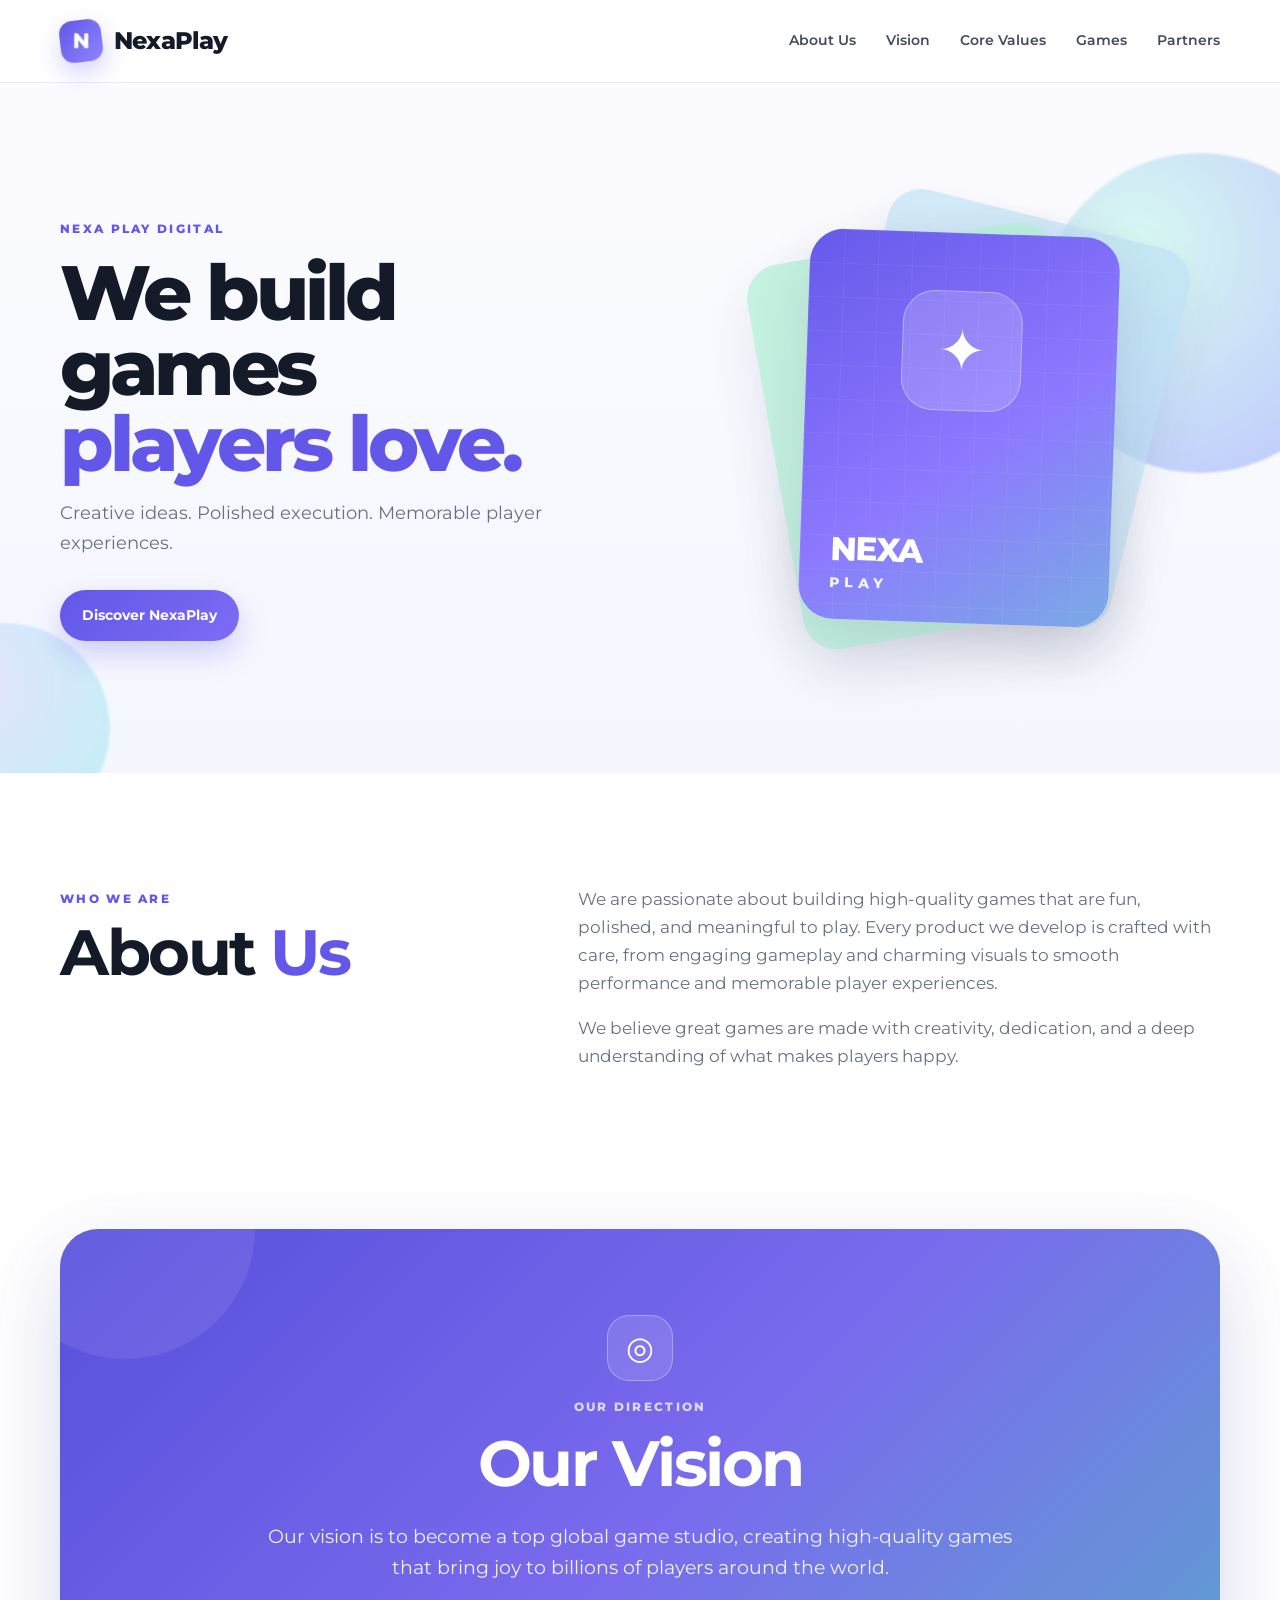
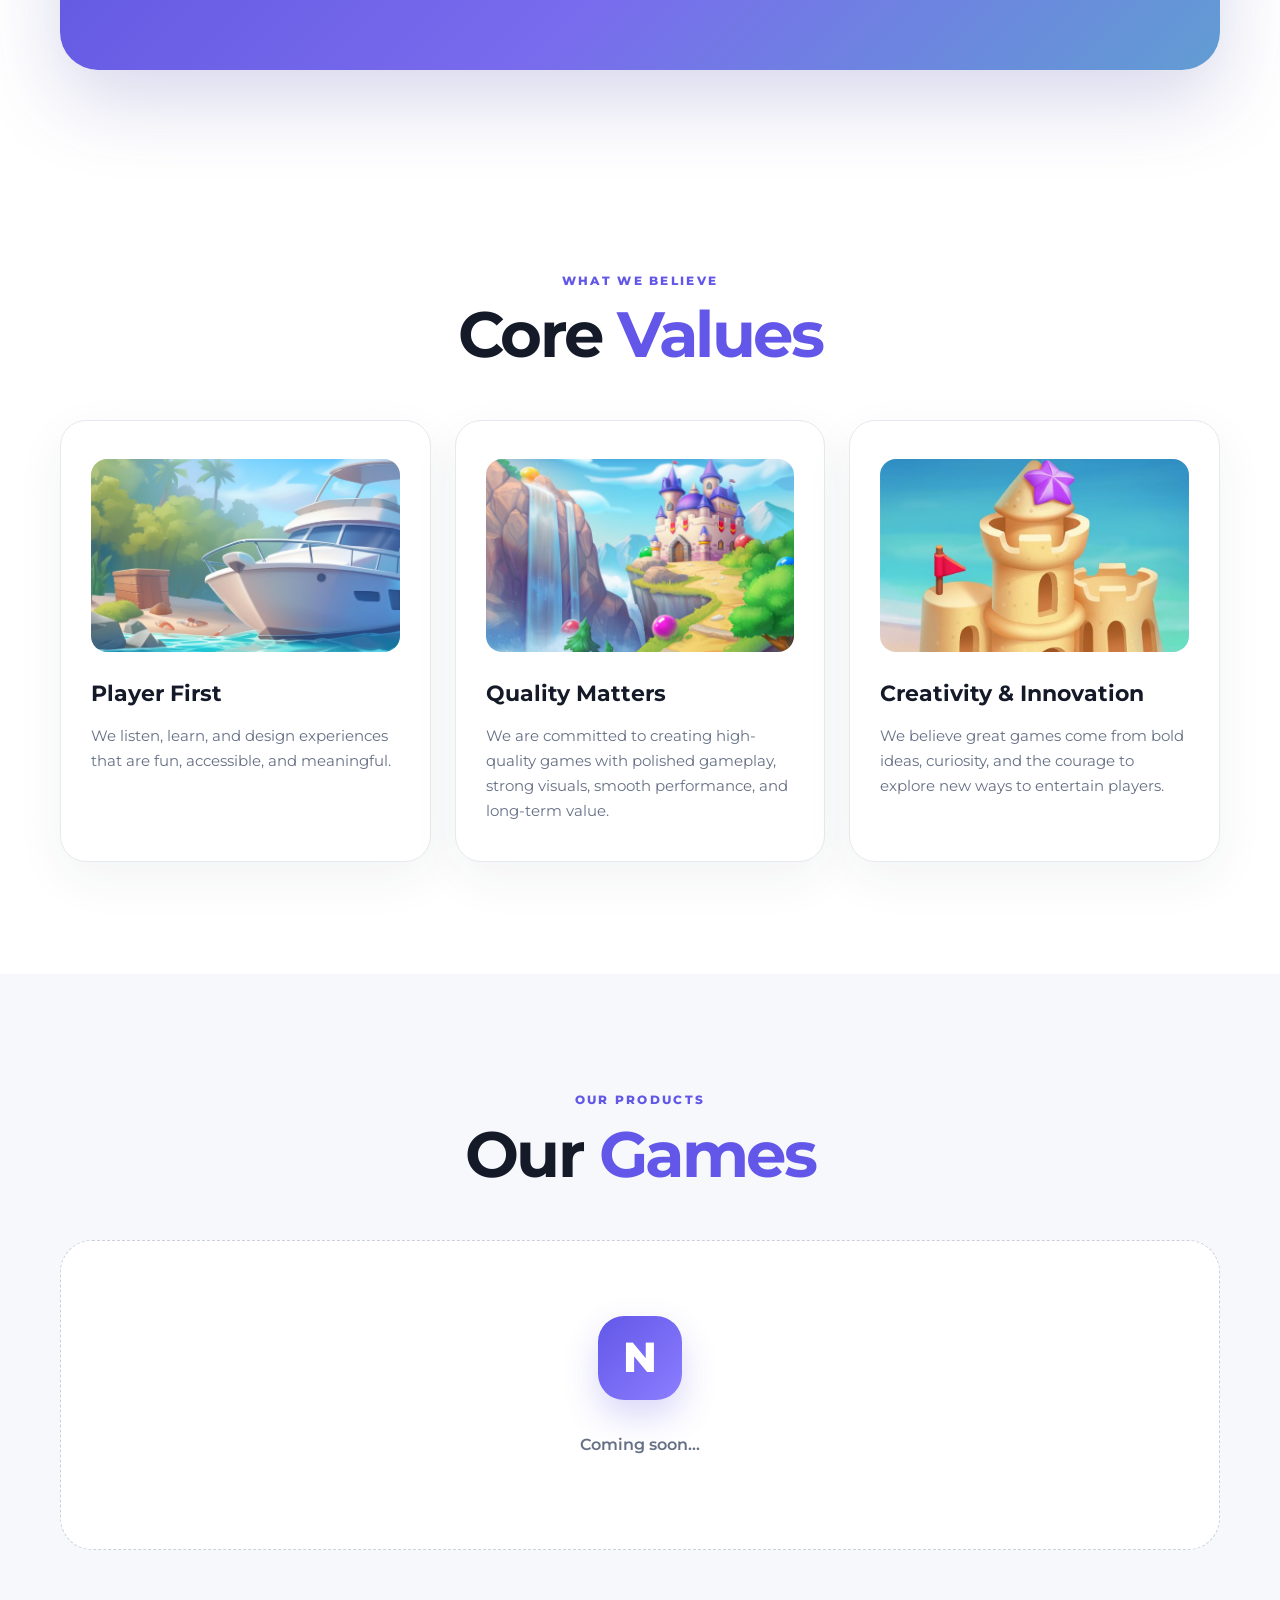
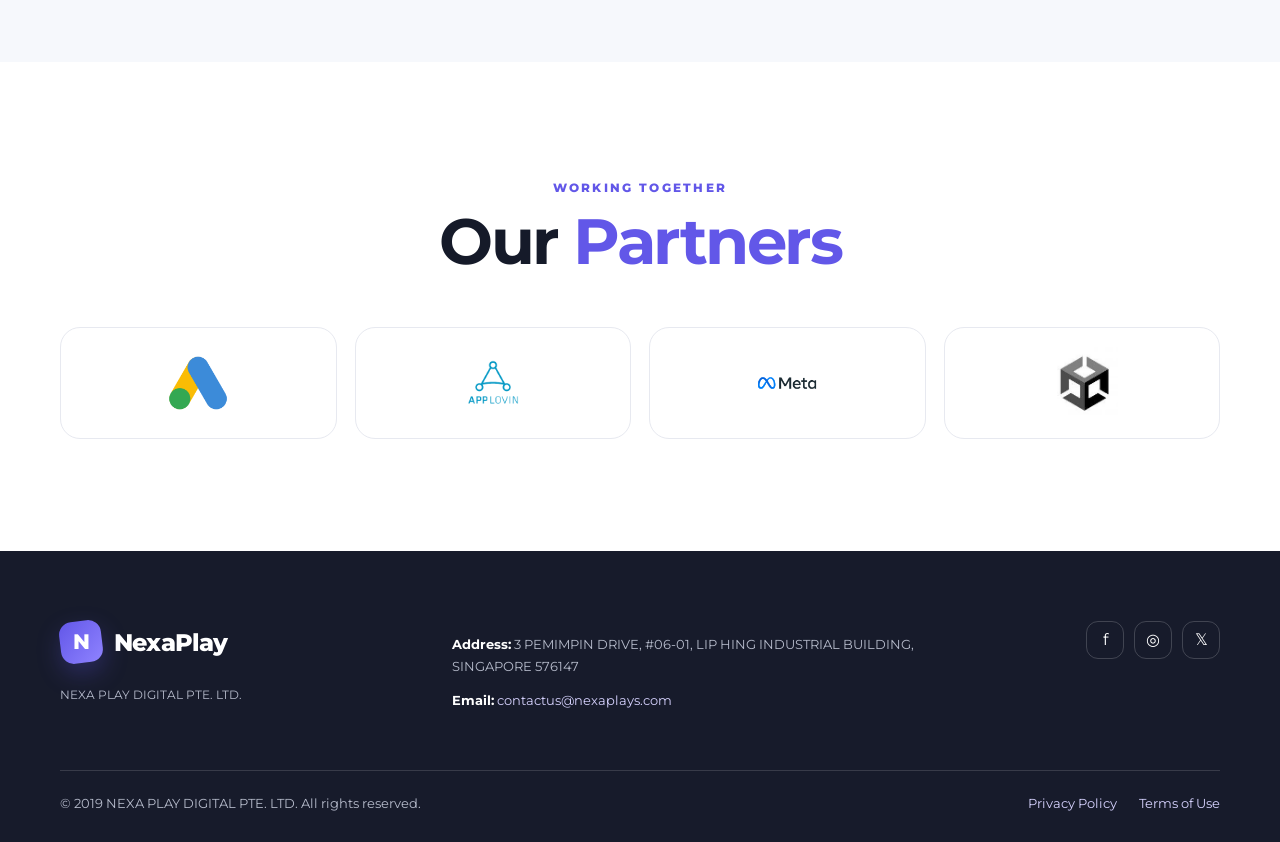
<file: index.html>
<!doctype html>
<html lang="en">
<head>
  <meta charset="utf-8" />
  <meta name="viewport" content="width=device-width, initial-scale=1" />
  <meta name="description" content="NexaPlay - High-quality games crafted with creativity, care and passion." />
  <title>NexaPlay</title>
  <link rel="icon" href="assets/favicon.svg" type="image/svg+xml" />
  <link rel="preconnect" href="https://fonts.googleapis.com">
  <link rel="preconnect" href="https://fonts.gstatic.com" crossorigin>
  <link href="https://fonts.googleapis.com/css2?family=Montserrat:wght@400;500;600;700;800&family=Playfair+Display:wght@700&display=swap" rel="stylesheet">
  <link rel="stylesheet" href="styles.css" />
</head>
<body>
  <header class="site-header" id="top">
    <div class="container nav-wrap">
      <a class="brand" href="#top" aria-label="NexaPlay home">
        <span class="brand-mark" aria-hidden="true"><span>N</span></span>
        <span class="brand-name">NexaPlay</span>
      </a>
      <button class="menu-toggle" type="button" aria-expanded="false" aria-label="Open menu">
        <span></span><span></span><span></span>
      </button>
      <nav class="nav-links" aria-label="Main navigation">
        <a href="#about">About Us</a>
        <a href="#vision">Vision</a>
        <a href="#values">Core Values</a>
        <a href="#games">Games</a>
        <a href="#partners">Partners</a>
      </nav>
    </div>
  </header>

  <main>
    <section class="hero">
      <div class="hero-orb hero-orb-one"></div>
      <div class="hero-orb hero-orb-two"></div>
      <div class="container hero-inner">
        <div class="hero-copy reveal">
          <span class="eyebrow">NEXA PLAY DIGITAL</span>
          <h1>We build games<br><span>players love.</span></h1>
          <p>Creative ideas. Polished execution. Memorable player experiences.</p>
          <a class="primary-btn" href="#about">Discover NexaPlay</a>
        </div>
        <div class="hero-visual reveal" aria-hidden="true">
          <div class="game-card card-back"></div>
          <div class="game-card card-mid"></div>
          <div class="game-card card-main">
            <div class="pixel-grid"></div>
            <div class="controller-icon">✦</div>
            <div class="card-logo">NEXA<span>PLAY</span></div>
          </div>
        </div>
      </div>
    </section>

    <section class="section about" id="about">
      <div class="container split">
        <div class="section-heading reveal">
          <span class="eyebrow">WHO WE ARE</span>
          <h2>About <span>Us</span></h2>
        </div>
        <div class="body-copy reveal">
          <p>We are passionate about building high-quality games that are fun, polished, and meaningful to play. Every product we develop is crafted with care, from engaging gameplay and charming visuals to smooth performance and memorable player experiences.</p>
          <p>We believe great games are made with creativity, dedication, and a deep understanding of what makes players happy.</p>
        </div>
      </div>
    </section>

    <section class="vision" id="vision">
      <div class="container vision-card reveal">
        <div class="vision-icon" aria-hidden="true">◎</div>
        <span class="eyebrow light">OUR DIRECTION</span>
        <h2>Our Vision</h2>
        <p>Our vision is to become a top global game studio, creating high-quality games that bring joy to billions of players around the world.</p>
      </div>
    </section>

    <section class="section values" id="values">
      <div class="container">
        <div class="center-heading reveal">
          <span class="eyebrow">WHAT WE BELIEVE</span>
          <h2>Core <span>Values</span></h2>
        </div>
        <div class="values-grid">
          <article class="value-card reveal">
            <img class="value-image" src="assets/player-first.jpg" alt="A game scene with a yacht beside a tropical island" loading="lazy" />
            <h3>Player First</h3>
            <p>We listen, learn, and design experiences that are fun, accessible, and meaningful.</p>
          </article>
          <article class="value-card reveal">
            <img class="value-image" src="assets/quality-matter.jpg" alt="A colorful game world with a castle and waterfall" loading="lazy" />
            <h3>Quality Matters</h3>
            <p>We are committed to creating high-quality games with polished gameplay, strong visuals, smooth performance, and long-term value.</p>
          </article>
          <article class="value-card reveal">
            <img class="value-image" src="assets/creativity-innovation.jpg" alt="A playful sandcastle topped with a purple star" loading="lazy" />
            <h3>Creativity &amp; Innovation</h3>
            <p>We believe great games come from bold ideas, curiosity, and the courage to explore new ways to entertain players.</p>
          </article>
        </div>
      </div>
    </section>

    <section class="section games" id="games">
      <div class="container">
        <div class="center-heading reveal">
          <span class="eyebrow">OUR PRODUCTS</span>
          <h2>Our <span>Games</span></h2>
        </div>
        <div class="coming-soon reveal">
          <div class="coming-mark">N</div>
          <p>Coming soon...</p>
        </div>
      </div>
    </section>

    <section class="section partners" id="partners">
      <div class="container">
        <div class="center-heading reveal">
          <span class="eyebrow">WORKING TOGETHER</span>
          <h2>Our <span>Partners</span></h2>
        </div>
        <div class="partner-grid reveal">
          <div class="partner-logo"><img src="assets/google-ads.png" alt="Google Ads" loading="lazy" /></div>
          <div class="partner-logo"><img src="assets/applovin.png" alt="AppLovin" loading="lazy" /></div>
          <div class="partner-logo"><img src="assets/meta.png" alt="Meta" loading="lazy" /></div>
          <div class="partner-logo"><img src="assets/unity.jpg" alt="Unity" loading="lazy" /></div>
        </div>
      </div>
    </section>
  </main>

  <footer class="site-footer">
    <div class="container footer-grid">
      <div>
        <a class="brand footer-brand" href="#top">
          <span class="brand-mark"><span>N</span></span>
          <span class="brand-name">NexaPlay</span>
        </a>
        <p class="company-name">NEXA PLAY DIGITAL PTE. LTD.</p>
      </div>
      <div class="footer-contact">
        <p><strong>Address:</strong> 3 PEMIMPIN DRIVE, #06-01, LIP HING INDUSTRIAL BUILDING, SINGAPORE 576147</p>
        <p><strong>Email:</strong> <a href="mailto:contactus@nexaplays.com">contactus@nexaplays.com</a></p>
      </div>
      <div class="socials" aria-label="Social links">
        <a href="#" aria-label="Facebook">f</a>
        <a href="#" aria-label="Instagram">◎</a>
        <a href="#" aria-label="X / Twitter">𝕏</a>
      </div>
    </div>
    <div class="container footer-bottom">
      <span>© 2019 NEXA PLAY DIGITAL PTE. LTD. All rights reserved.</span>
      <nav class="legal-links" aria-label="Legal information">
        <a href="/privacy-policy/">Privacy Policy</a>
        <a href="/teams-of-use/">Terms of Use</a>
      </nav>
    </div>
  </footer>

  <script src="script.js"></script>
</body>
</html>
</file>
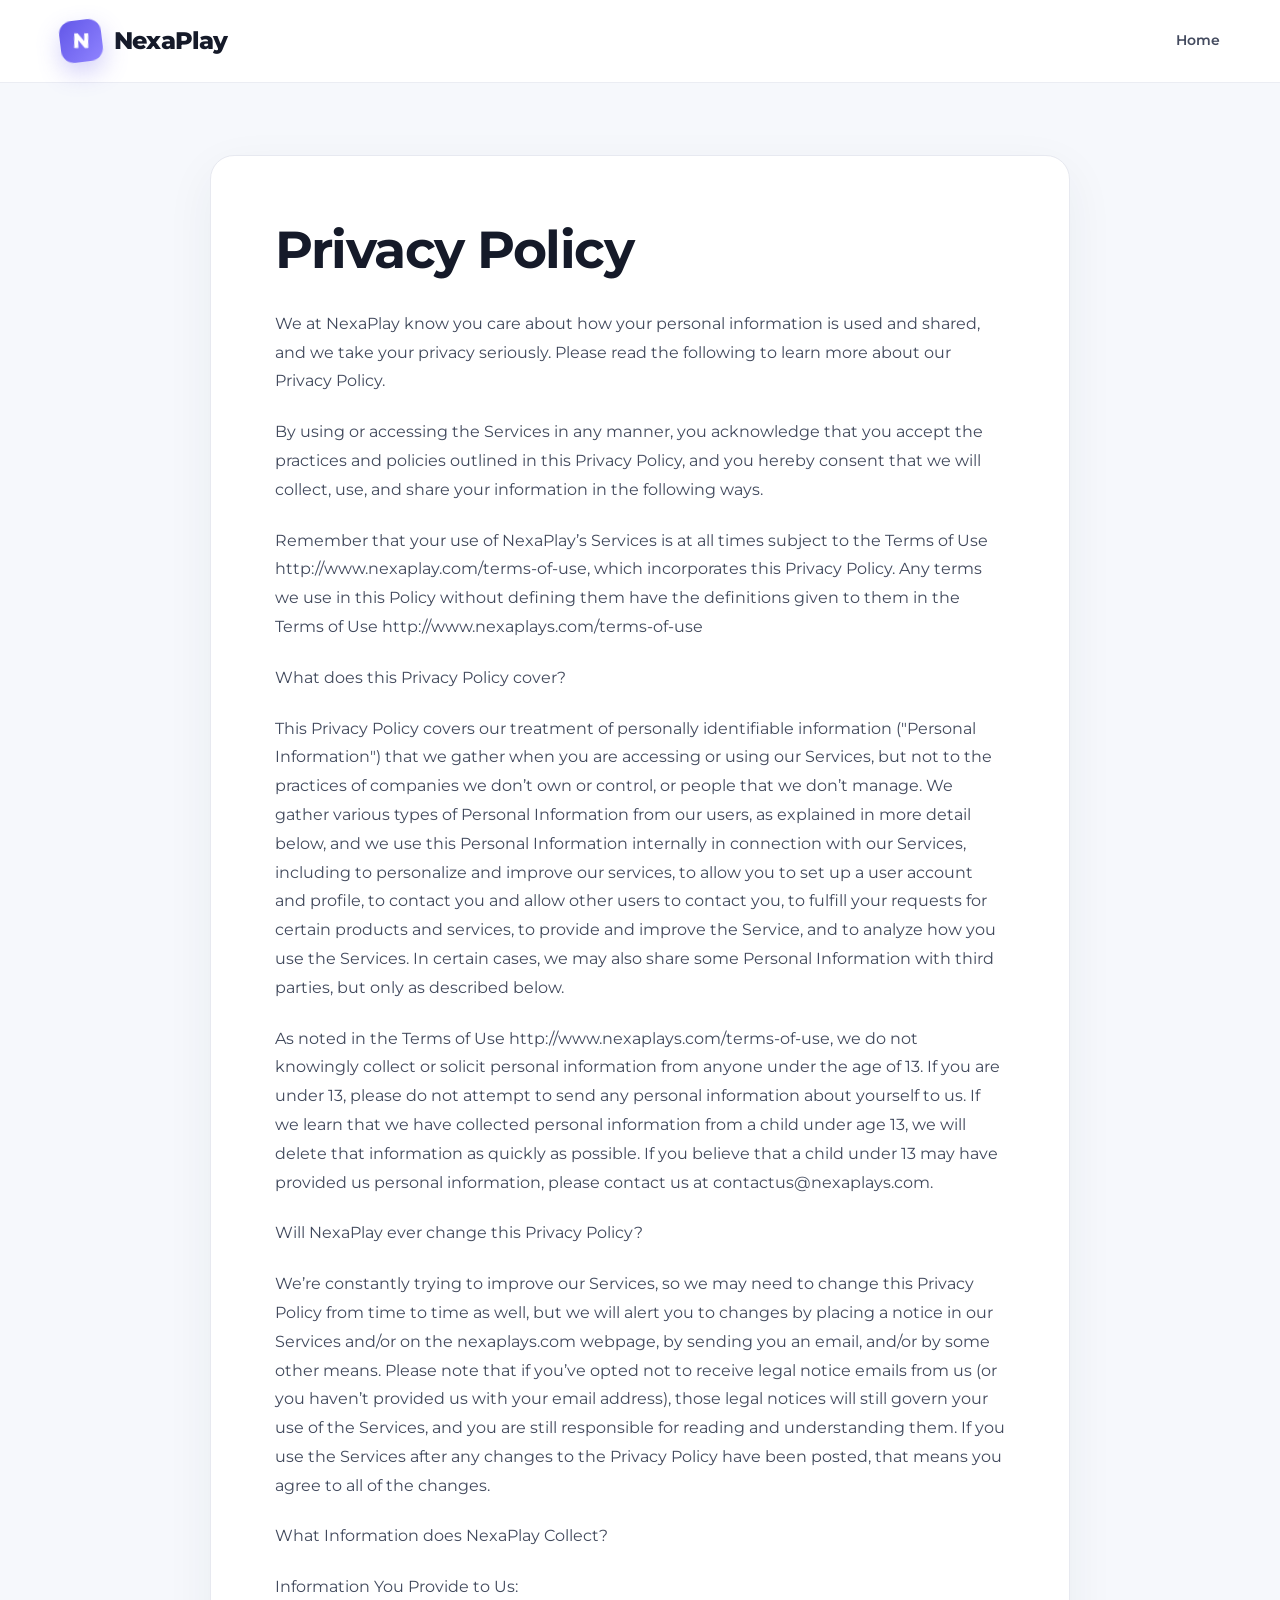
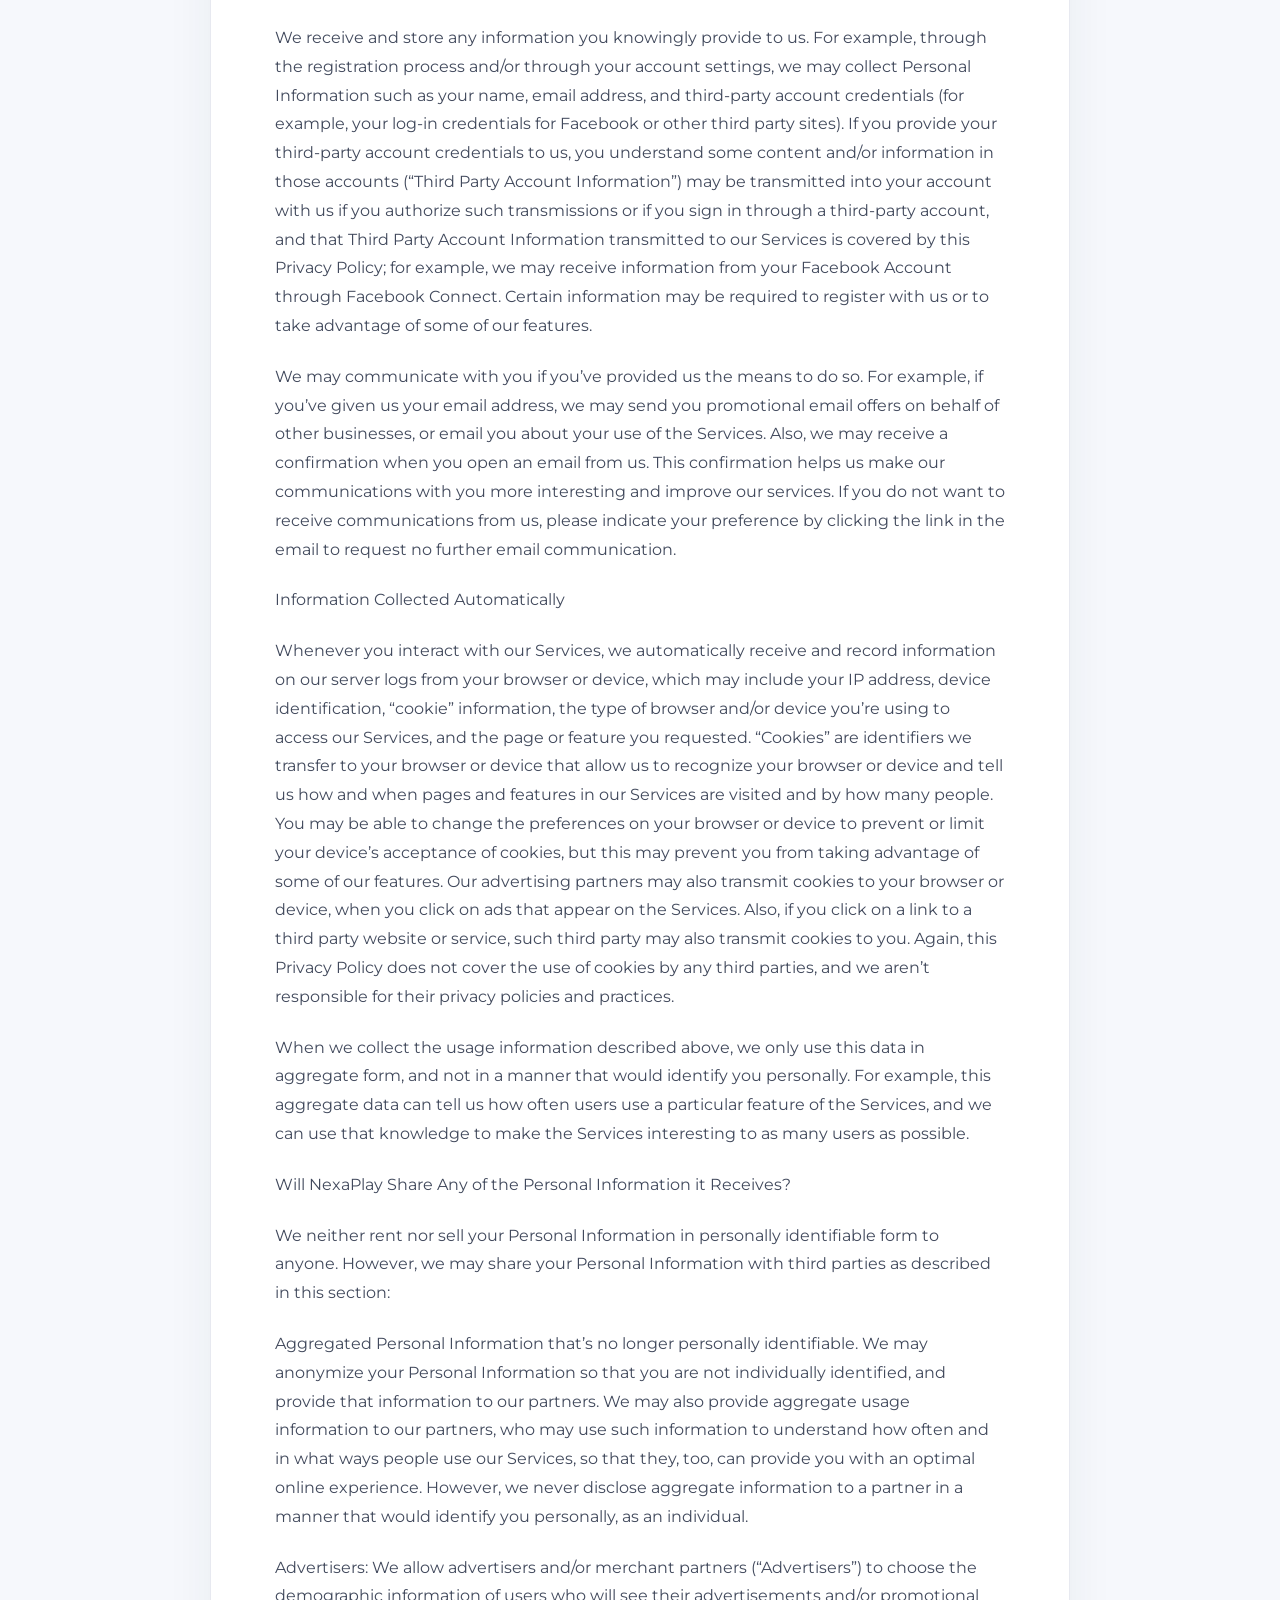
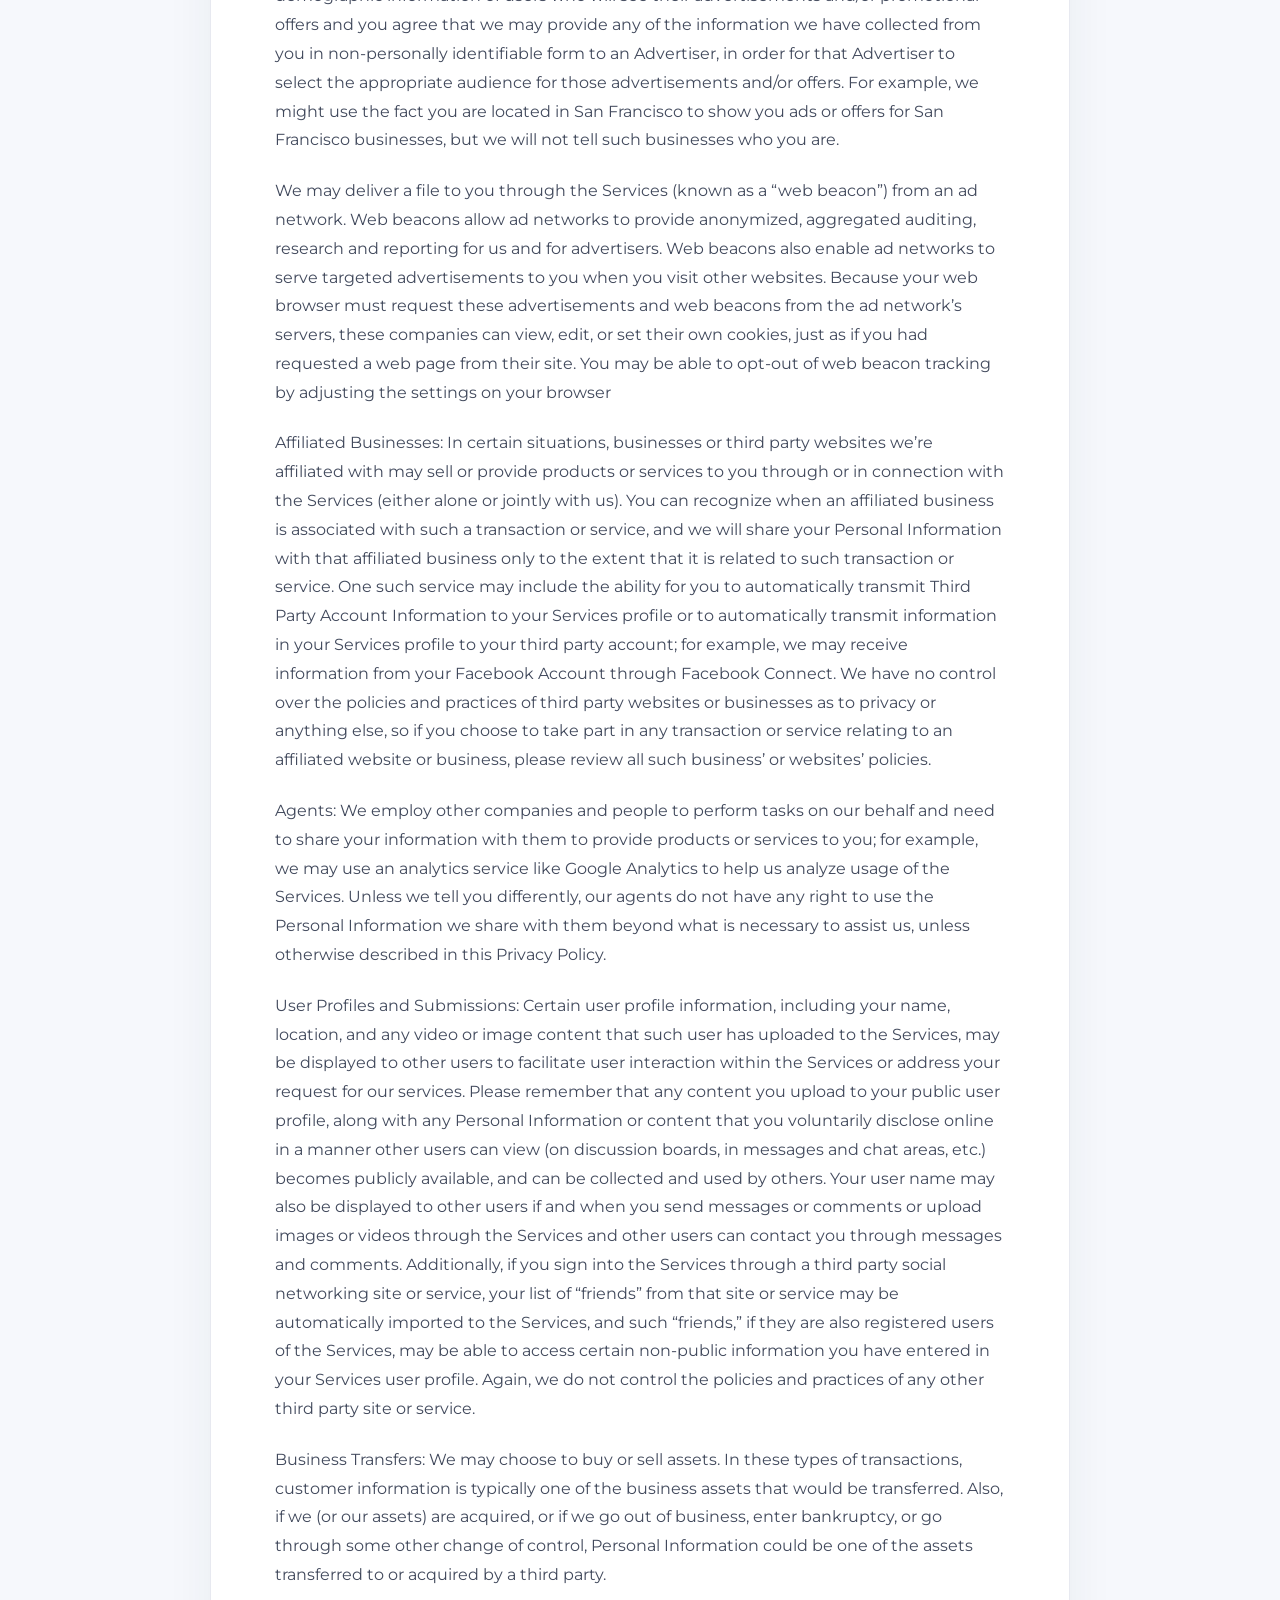
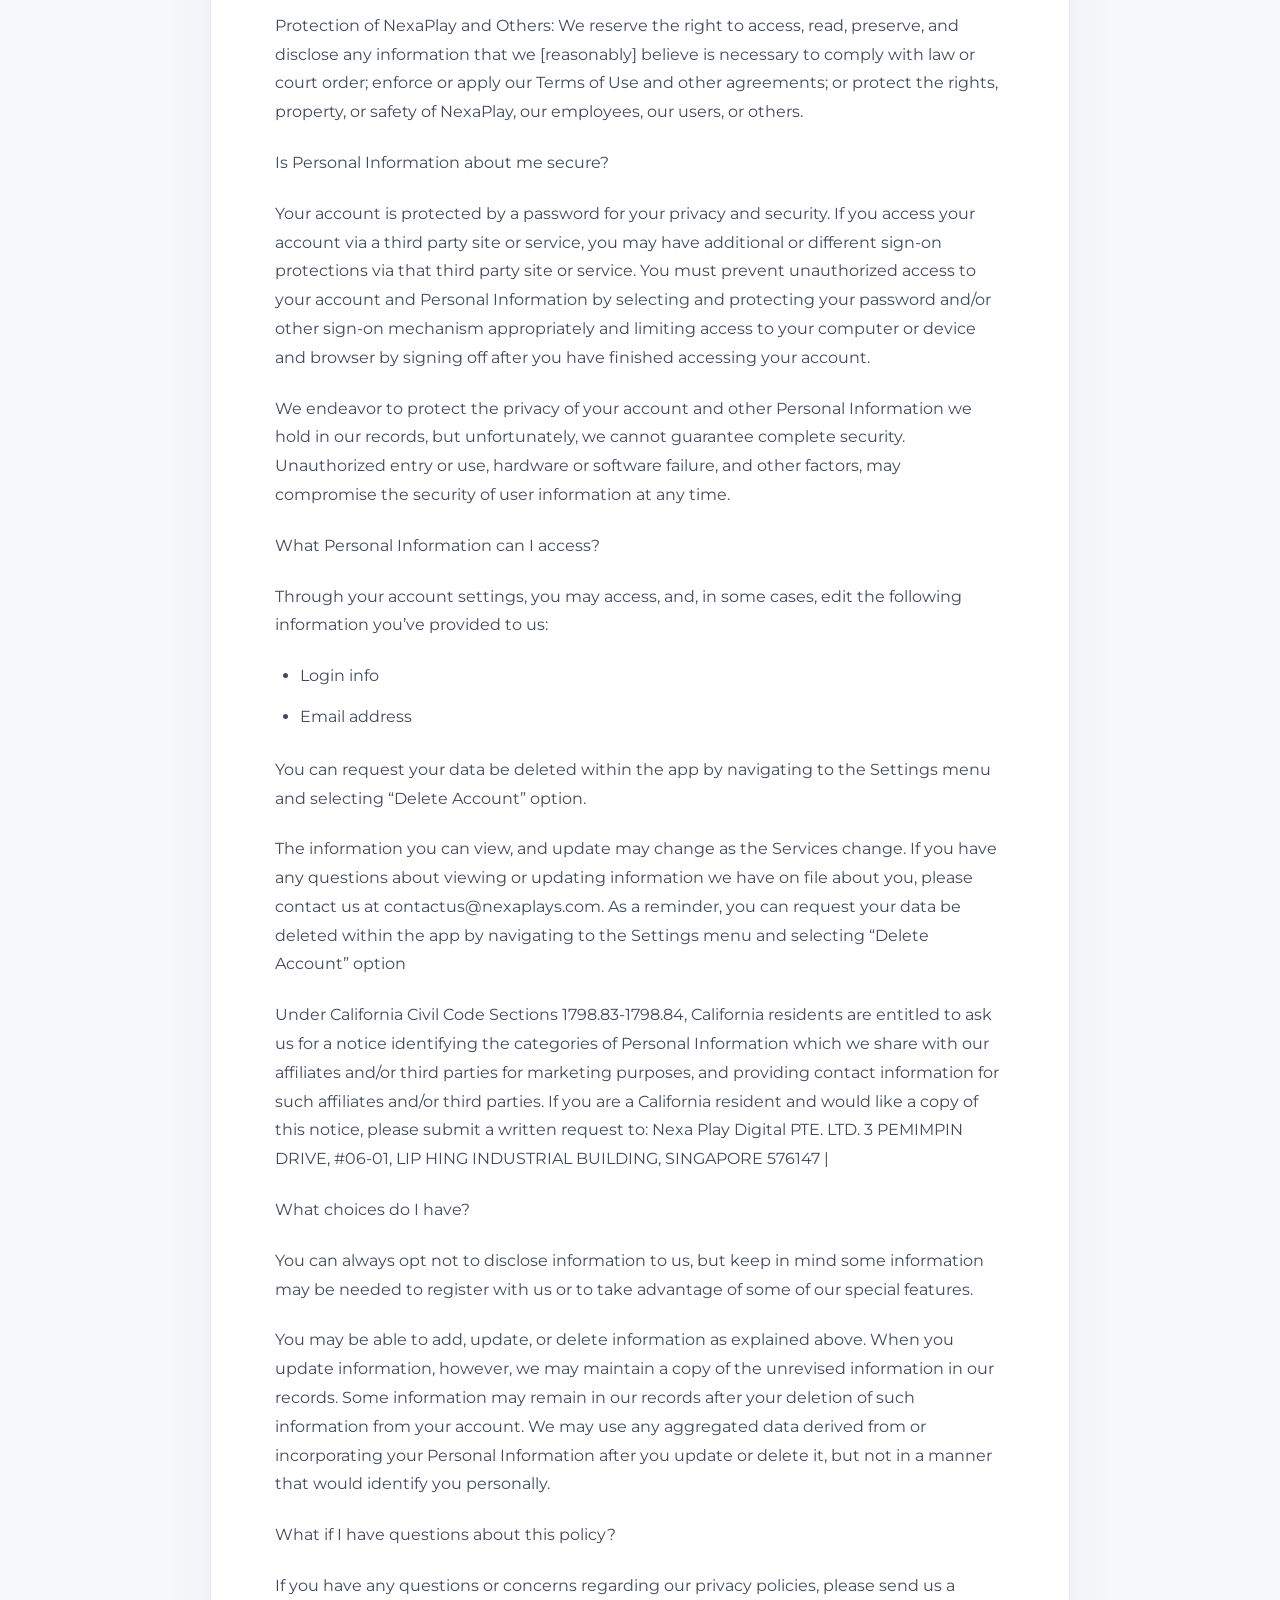
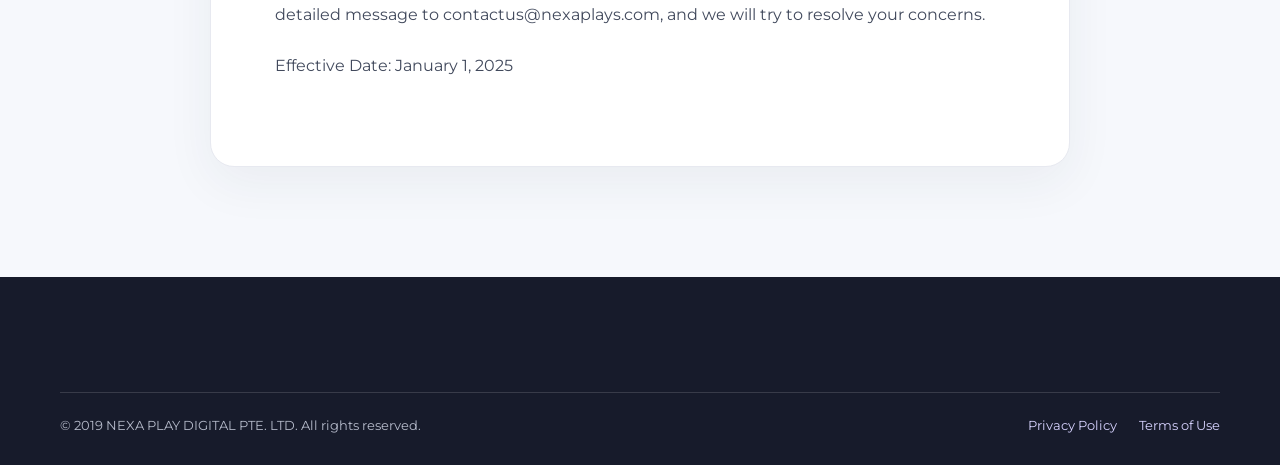
<file: privacy-policy/index.html>
<!doctype html>
<html lang="en">
<head>
<meta charset="utf-8" />
<meta name="viewport" content="width=device-width, initial-scale=1" />
<meta name="description" content="NexaPlay Privacy Policy" />
<title>Privacy Policy | NexaPlay</title>
<link rel="icon" href="../assets/favicon.svg" type="image/svg+xml" />
<link rel="preconnect" href="https://fonts.googleapis.com" />
<link rel="preconnect" href="https://fonts.gstatic.com" crossorigin />
<link href="https://fonts.googleapis.com/css2?family=Montserrat:wght@400;500;600;700;800&display=swap" rel="stylesheet" />
<link rel="stylesheet" href="../styles.css" />
</head>
<body>
<header class="site-header"><div class="container nav-wrap"><a class="brand" href="/" aria-label="NexaPlay home"><span class="brand-mark" aria-hidden="true"><span>N</span></span><span class="brand-name">NexaPlay</span></a><nav class="nav-links" aria-label="Main navigation"><a href="/">Home</a></nav></div></header>
<main class="legal-page"><article class="container legal-content"><h1>Privacy Policy</h1><p>We at NexaPlay know you care about how your personal information is used and shared, and we take your privacy seriously. Please read the following to learn more about our Privacy Policy.</p>
<p>By using or accessing the Services in any manner, you acknowledge that you accept the practices and policies outlined in this Privacy Policy, and you hereby consent that we will collect, use, and share your information in the following ways.</p>
<p>Remember that your use of NexaPlay’s Services is at all times subject to the Terms of Use http://www.nexaplay.com/terms-of-use, which incorporates this Privacy Policy. Any terms we use in this Policy without defining them have the definitions given to them in the Terms of Use http://www.nexaplays.com/terms-of-use</p>
<p>What does this Privacy Policy cover?</p>
<p>This Privacy Policy covers our treatment of personally identifiable information (&quot;Personal Information&quot;) that we gather when you are accessing or using our Services, but not to the practices of companies we don’t own or control, or people that we don’t manage. We gather various types of Personal Information from our users, as explained in more detail below, and we use this Personal Information internally in connection with our Services, including to personalize and improve our services, to allow you to set up a user account and profile, to contact you and allow other users to contact you, to fulfill your requests for certain products and services, to provide and improve the Service, and to analyze how you use the Services. In certain cases, we may also share some Personal Information with third parties, but only as described below.</p>
<p>As noted in the Terms of Use http://www.nexaplays.com/terms-of-use, we do not knowingly collect or solicit personal information from anyone under the age of 13. If you are under 13, please do not attempt to send any personal information about yourself to us. If we learn that we have collected personal information from a child under age 13, we will delete that information as quickly as possible. If you believe that a child under 13 may have provided us personal information, please contact us at contactus@nexaplays.com.</p>
<p>Will NexaPlay ever change this Privacy Policy?</p>
<p>We’re constantly trying to improve our Services, so we may need to change this Privacy Policy from time to time as well, but we will alert you to changes by placing a notice in our Services and/or on the nexaplays.com webpage, by sending you an email, and/or by some other means. Please note that if you’ve opted not to receive legal notice emails from us (or you haven’t provided us with your email address), those legal notices will still govern your use of the Services, and you are still responsible for reading and understanding them. If you use the Services after any changes to the Privacy Policy have been posted, that means you agree to all of the changes.</p>
<p>What Information does NexaPlay Collect?</p>
<p>Information You Provide to Us:</p>
<p>We receive and store any information you knowingly provide to us. For example, through the registration process and/or through your account settings, we may collect Personal Information such as your name, email address, and third-party account credentials (for example, your log-in credentials for Facebook or other third party sites). If you provide your third-party account credentials to us, you understand some content and/or information in those accounts (“Third Party Account Information”) may be transmitted into your account with us if you authorize such transmissions or if you sign in through a third-party account, and that Third Party Account Information transmitted to our Services is covered by this Privacy Policy; for example, we may receive information from your Facebook Account through Facebook Connect. Certain information may be required to register with us or to take advantage of some of our features.</p>
<p>We may communicate with you if you’ve provided us the means to do so. For example, if you’ve given us your email address, we may send you promotional email offers on behalf of other businesses, or email you about your use of the Services. Also, we may receive a confirmation when you open an email from us. This confirmation helps us make our communications with you more interesting and improve our services. If you do not want to receive communications from us, please indicate your preference by clicking the link in the email to request no further email communication.</p>
<p>Information Collected Automatically</p>
<p>Whenever you interact with our Services, we automatically receive and record information on our server logs from your browser or device, which may include your IP address, device identification, “cookie” information, the type of browser and/or device you’re using to access our Services, and the page or feature you requested. “Cookies” are identifiers we transfer to your browser or device that allow us to recognize your browser or device and tell us how and when pages and features in our Services are visited and by how many people. You may be able to change the preferences on your browser or device to prevent or limit your device’s acceptance of cookies, but this may prevent you from taking advantage of some of our features. Our advertising partners may also transmit cookies to your browser or device, when you click on ads that appear on the Services. Also, if you click on a link to a third party website or service, such third party may also transmit cookies to you. Again, this Privacy Policy does not cover the use of cookies by any third parties, and we aren’t responsible for their privacy policies and practices.</p>
<p>When we collect the usage information described above, we only use this data in aggregate form, and not in a manner that would identify you personally. For example, this aggregate data can tell us how often users use a particular feature of the Services, and we can use that knowledge to make the Services interesting to as many users as possible.</p>
<p>Will NexaPlay Share Any of the Personal Information it Receives?</p>
<p>We neither rent nor sell your Personal Information in personally identifiable form to anyone. However, we may share your Personal Information with third parties as described in this section:</p>
<p>Aggregated Personal Information that’s no longer personally identifiable. We may anonymize your Personal Information so that you are not individually identified, and provide that information to our partners. We may also provide aggregate usage information to our partners, who may use such information to understand how often and in what ways people use our Services, so that they, too, can provide you with an optimal online experience. However, we never disclose aggregate information to a partner in a manner that would identify you personally, as an individual.</p>
<p>Advertisers: We allow advertisers and/or merchant partners (“Advertisers”) to choose the demographic information of users who will see their advertisements and/or promotional offers and you agree that we may provide any of the information we have collected from you in non-personally identifiable form to an Advertiser, in order for that Advertiser to select the appropriate audience for those advertisements and/or offers. For example, we might use the fact you are located in San Francisco to show you ads or offers for San Francisco businesses, but we will not tell such businesses who you are.</p>
<p>We may deliver a file to you through the Services (known as a “web beacon”) from an ad network. Web beacons allow ad networks to provide anonymized, aggregated auditing, research and reporting for us and for advertisers. Web beacons also enable ad networks to serve targeted advertisements to you when you visit other websites. Because your web browser must request these advertisements and web beacons from the ad network’s servers, these companies can view, edit, or set their own cookies, just as if you had requested a web page from their site. You may be able to opt-out of web beacon tracking by adjusting the settings on your browser</p>
<p>Affiliated Businesses: In certain situations, businesses or third party websites we’re affiliated with may sell or provide products or services to you through or in connection with the Services (either alone or jointly with us). You can recognize when an affiliated business is associated with such a transaction or service, and we will share your Personal Information with that affiliated business only to the extent that it is related to such transaction or service. One such service may include the ability for you to automatically transmit Third Party Account Information to your Services profile or to automatically transmit information in your Services profile to your third party account; for example, we may receive information from your Facebook Account through Facebook Connect. We have no control over the policies and practices of third party websites or businesses as to privacy or anything else, so if you choose to take part in any transaction or service relating to an affiliated website or business, please review all such business’ or websites’ policies.</p>
<p>Agents: We employ other companies and people to perform tasks on our behalf and need to share your information with them to provide products or services to you; for example, we may use an analytics service like Google Analytics to help us analyze usage of the Services. Unless we tell you differently, our agents do not have any right to use the Personal Information we share with them beyond what is necessary to assist us, unless otherwise described in this Privacy Policy.</p>
<p>User Profiles and Submissions: Certain user profile information, including your name, location, and any video or image content that such user has uploaded to the Services, may be displayed to other users to facilitate user interaction within the Services or address your request for our services. Please remember that any content you upload to your public user profile, along with any Personal Information or content that you voluntarily disclose online in a manner other users can view (on discussion boards, in messages and chat areas, etc.) becomes publicly available, and can be collected and used by others. Your user name may also be displayed to other users if and when you send messages or comments or upload images or videos through the Services and other users can contact you through messages and comments. Additionally, if you sign into the Services through a third party social networking site or service, your list of “friends” from that site or service may be automatically imported to the Services, and such “friends,” if they are also registered users of the Services, may be able to access certain non-public information you have entered in your Services user profile. Again, we do not control the policies and practices of any other third party site or service.</p>
<p>Business Transfers: We may choose to buy or sell assets. In these types of transactions, customer information is typically one of the business assets that would be transferred. Also, if we (or our assets) are acquired, or if we go out of business, enter bankruptcy, or go through some other change of control, Personal Information could be one of the assets transferred to or acquired by a third party.</p>
<p>Protection of NexaPlay and Others: We reserve the right to access, read, preserve, and disclose any information that we [reasonably] believe is necessary to comply with law or court order; enforce or apply our Terms of Use and other agreements; or protect the rights, property, or safety of NexaPlay, our employees, our users, or others.</p>
<p>Is Personal Information about me secure?</p>
<p>Your account is protected by a password for your privacy and security. If you access your account via a third party site or service, you may have additional or different sign-on protections via that third party site or service. You must prevent unauthorized access to your account and Personal Information by selecting and protecting your password and/or other sign-on mechanism appropriately and limiting access to your computer or device and browser by signing off after you have finished accessing your account.</p>
<p>We endeavor to protect the privacy of your account and other Personal Information we hold in our records, but unfortunately, we cannot guarantee complete security. Unauthorized entry or use, hardware or software failure, and other factors, may compromise the security of user information at any time.</p>
<p>What Personal Information can I access?</p>
<p>Through your account settings, you may access, and, in some cases, edit the following information you’ve provided to us:</p>
<ul>
<li>Login info</li>
<li>Email address</li>
</ul>
<p>You can request your data be deleted within the app by navigating to the Settings menu and selecting “Delete Account” option.</p>
<p>The information you can view, and update may change as the Services change. If you have any questions about viewing or updating information we have on file about you, please contact us at contactus@nexaplays.com. As a reminder, you can request your data be deleted within the app by navigating to the Settings menu and selecting “Delete Account” option</p>
<p>Under California Civil Code Sections 1798.83-1798.84, California residents are entitled to ask us for a notice identifying the categories of Personal Information which we share with our affiliates and/or third parties for marketing purposes, and providing contact information for such affiliates and/or third parties. If you are a California resident and would like a copy of this notice, please submit a written request to: Nexa Play Digital PTE. LTD. 3 PEMIMPIN DRIVE, #06-01, LIP HING INDUSTRIAL BUILDING, SINGAPORE 576147 |</p>
<p>What choices do I have?</p>
<p>You can always opt not to disclose information to us, but keep in mind some information may be needed to register with us or to take advantage of some of our special features.</p>
<p>You may be able to add, update, or delete information as explained above. When you update information, however, we may maintain a copy of the unrevised information in our records. Some information may remain in our records after your deletion of such information from your account. We may use any aggregated data derived from or incorporating your Personal Information after you update or delete it, but not in a manner that would identify you personally.</p>
<p>What if I have questions about this policy?</p>
<p>If you have any questions or concerns regarding our privacy policies, please send us a detailed message to contactus@nexaplays.com, and we will try to resolve your concerns.</p>
<p>Effective Date: January 1, 2025</p></article></main>
<footer class="site-footer"><div class="container footer-bottom"><span>© 2019 NEXA PLAY DIGITAL PTE. LTD. All rights reserved.</span><nav class="legal-links" aria-label="Legal information"><a href="/privacy-policy/">Privacy Policy</a><a href="/teams-of-use/">Terms of Use</a></nav></div></footer>
</body>
</html>
</file>
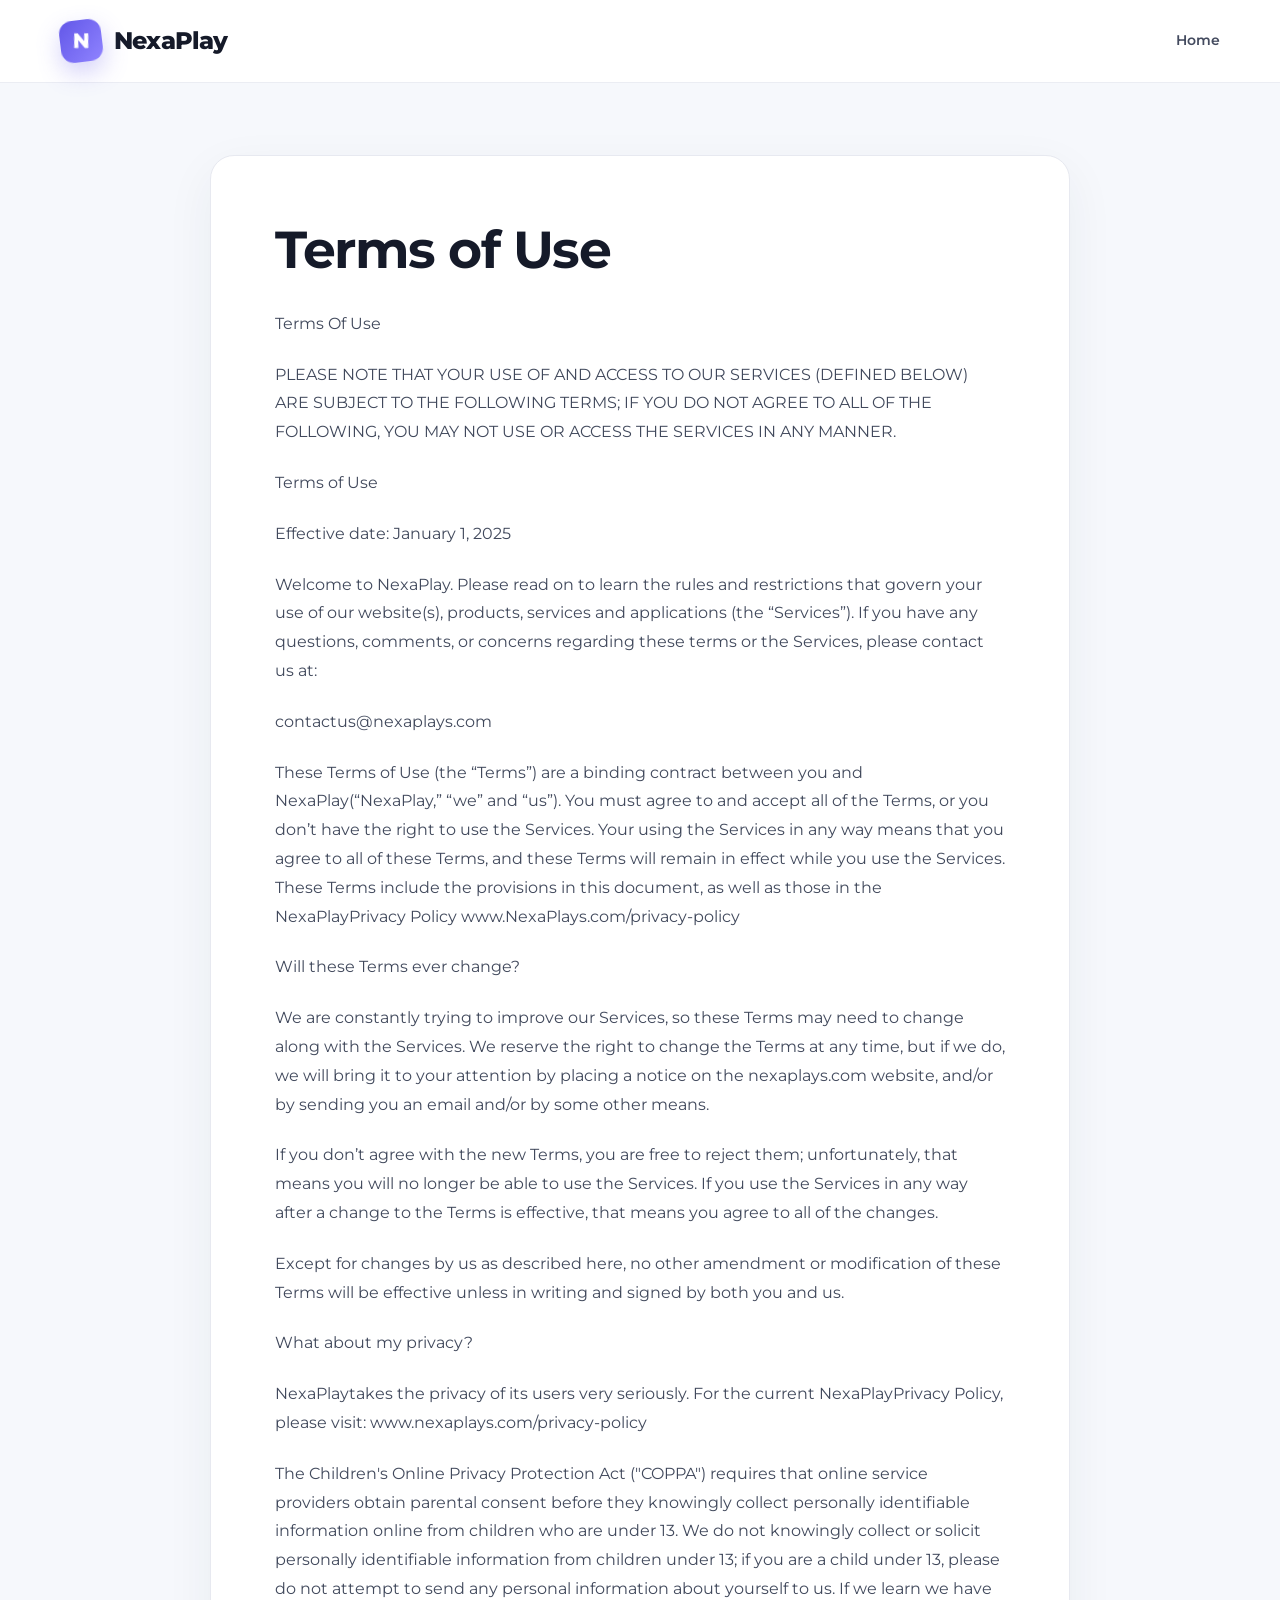
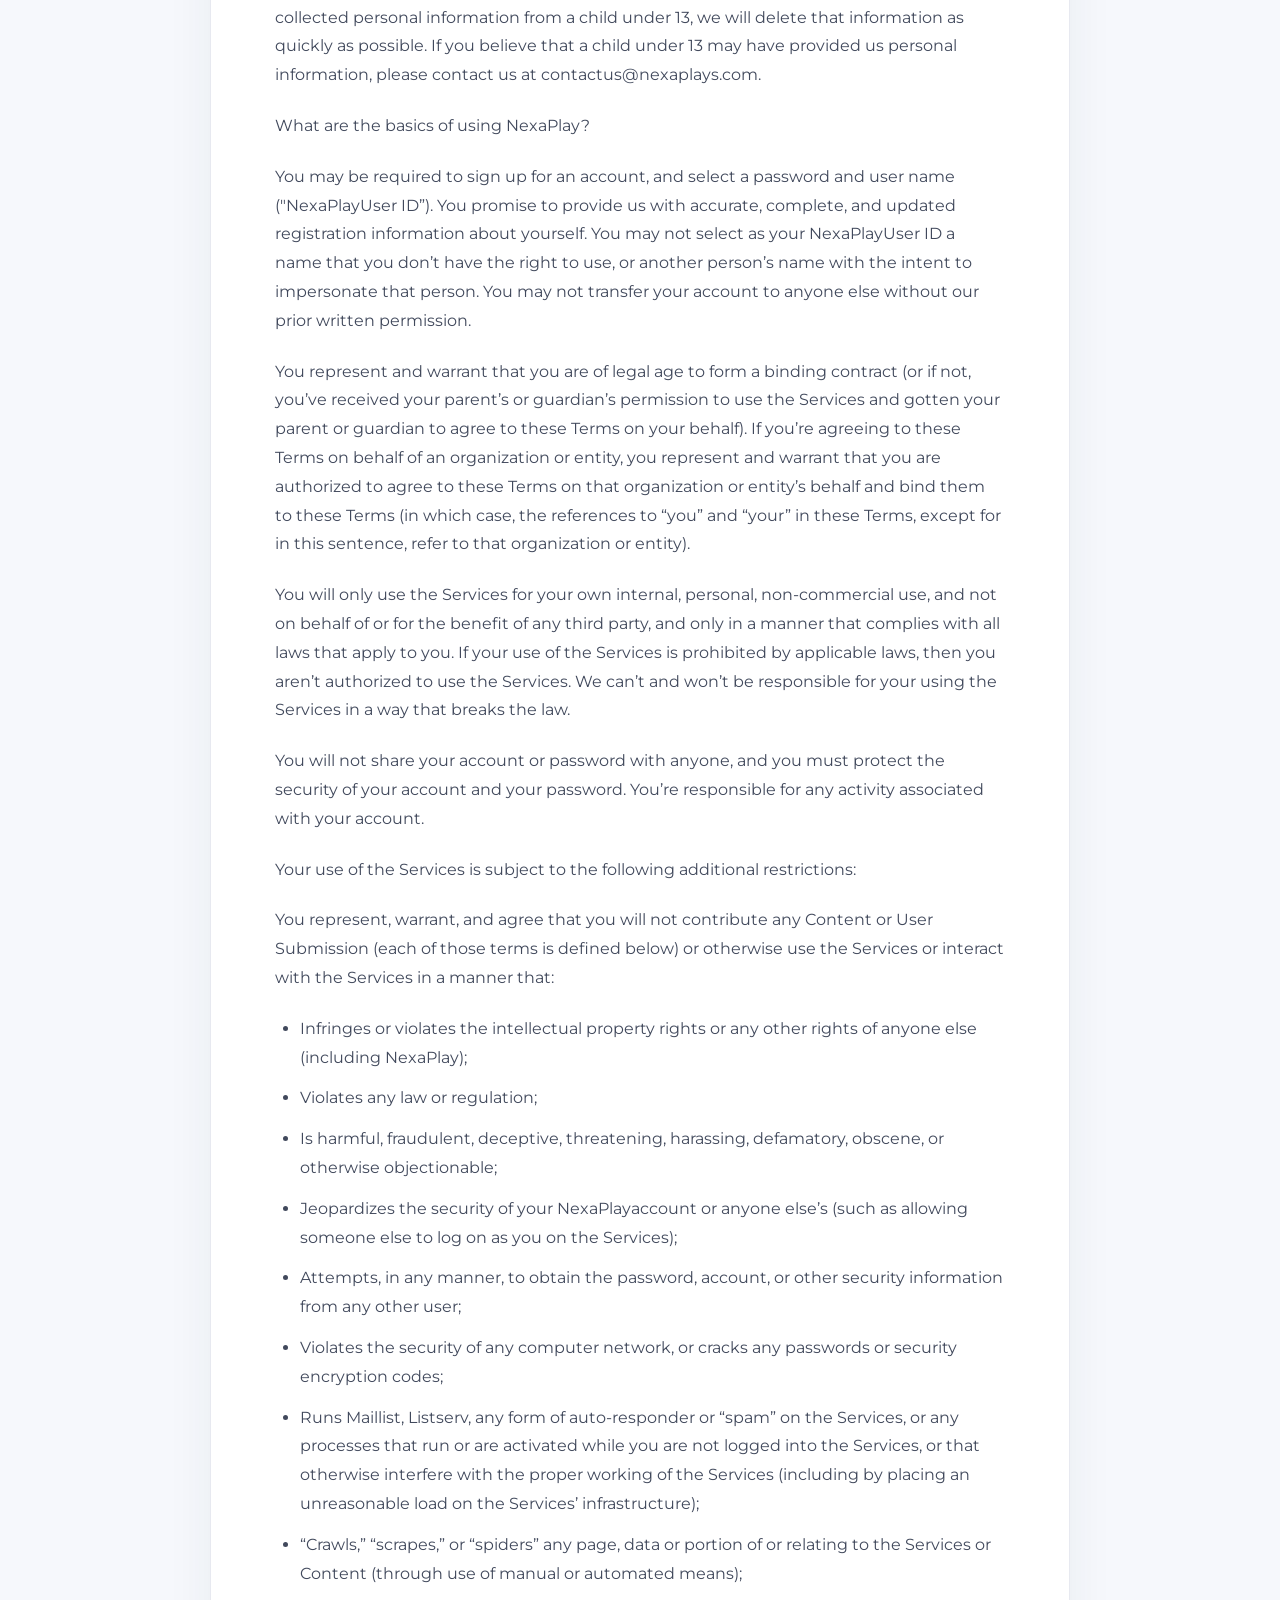
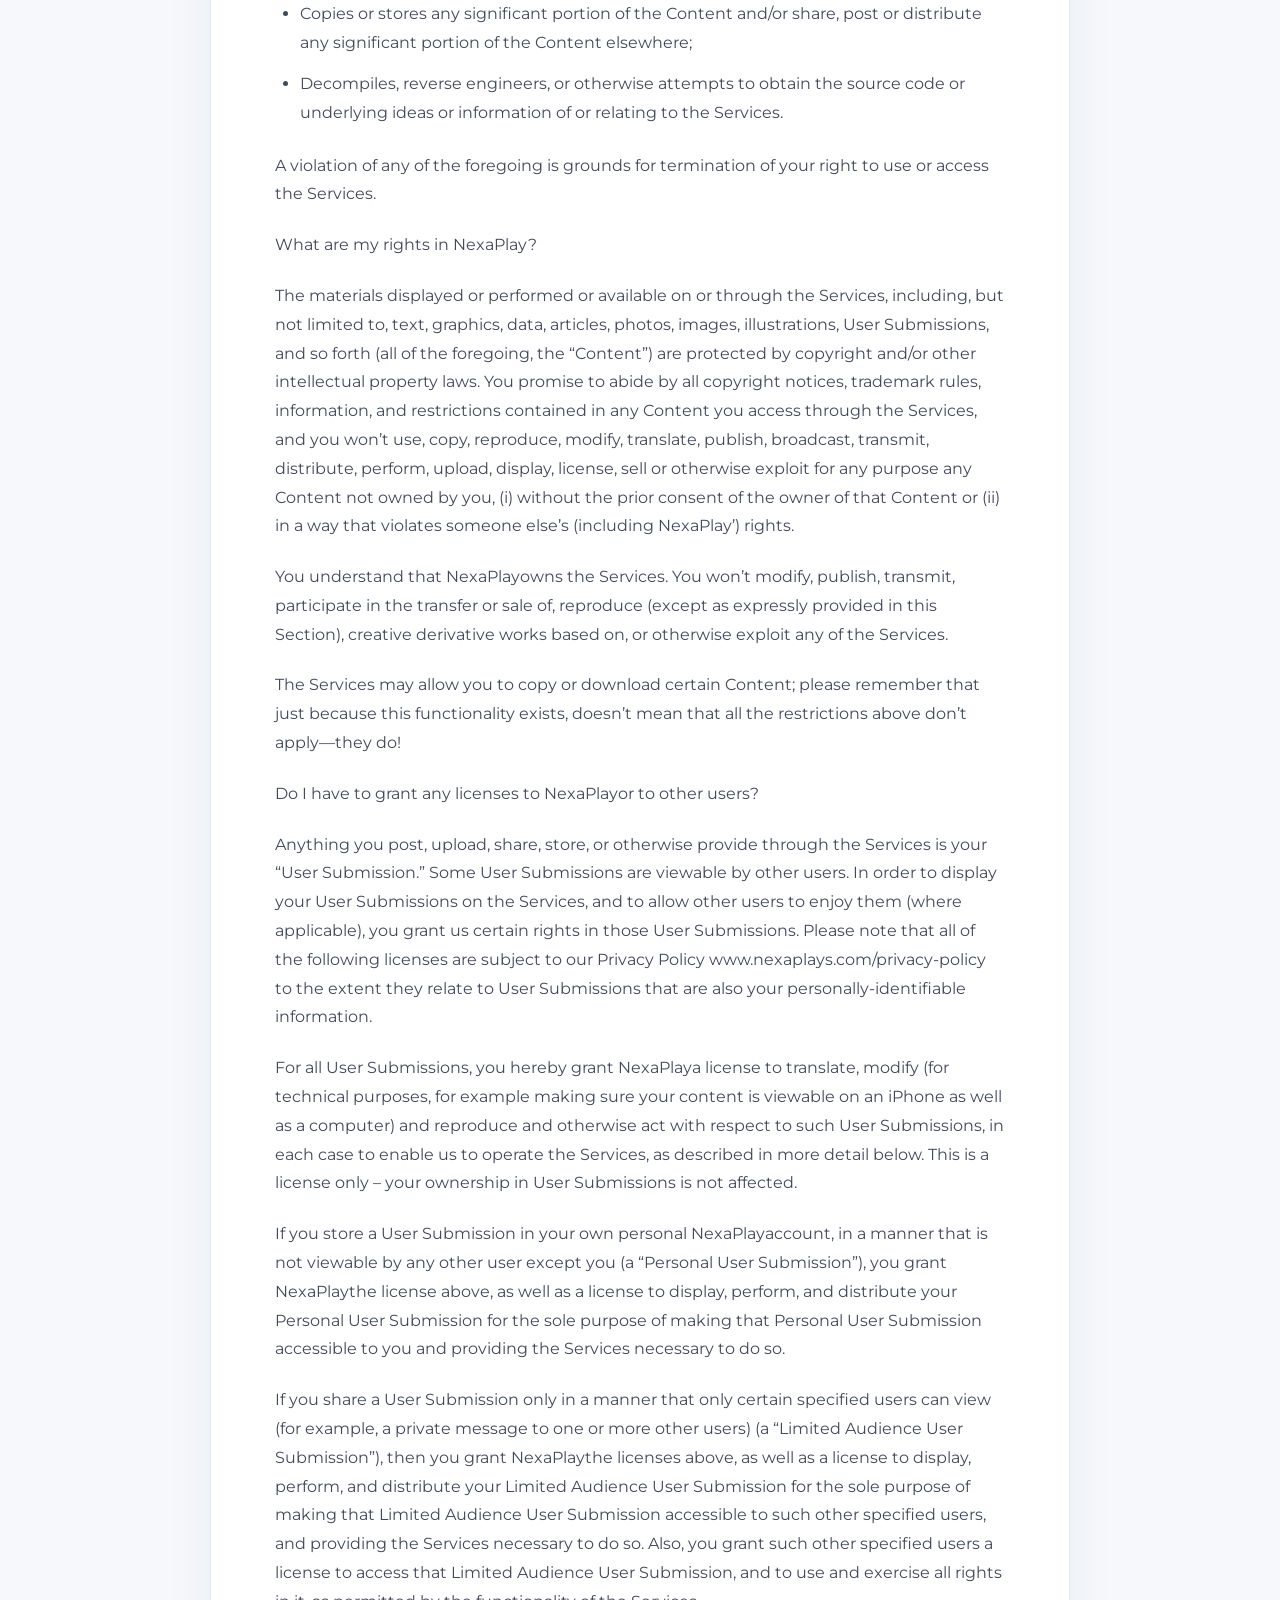
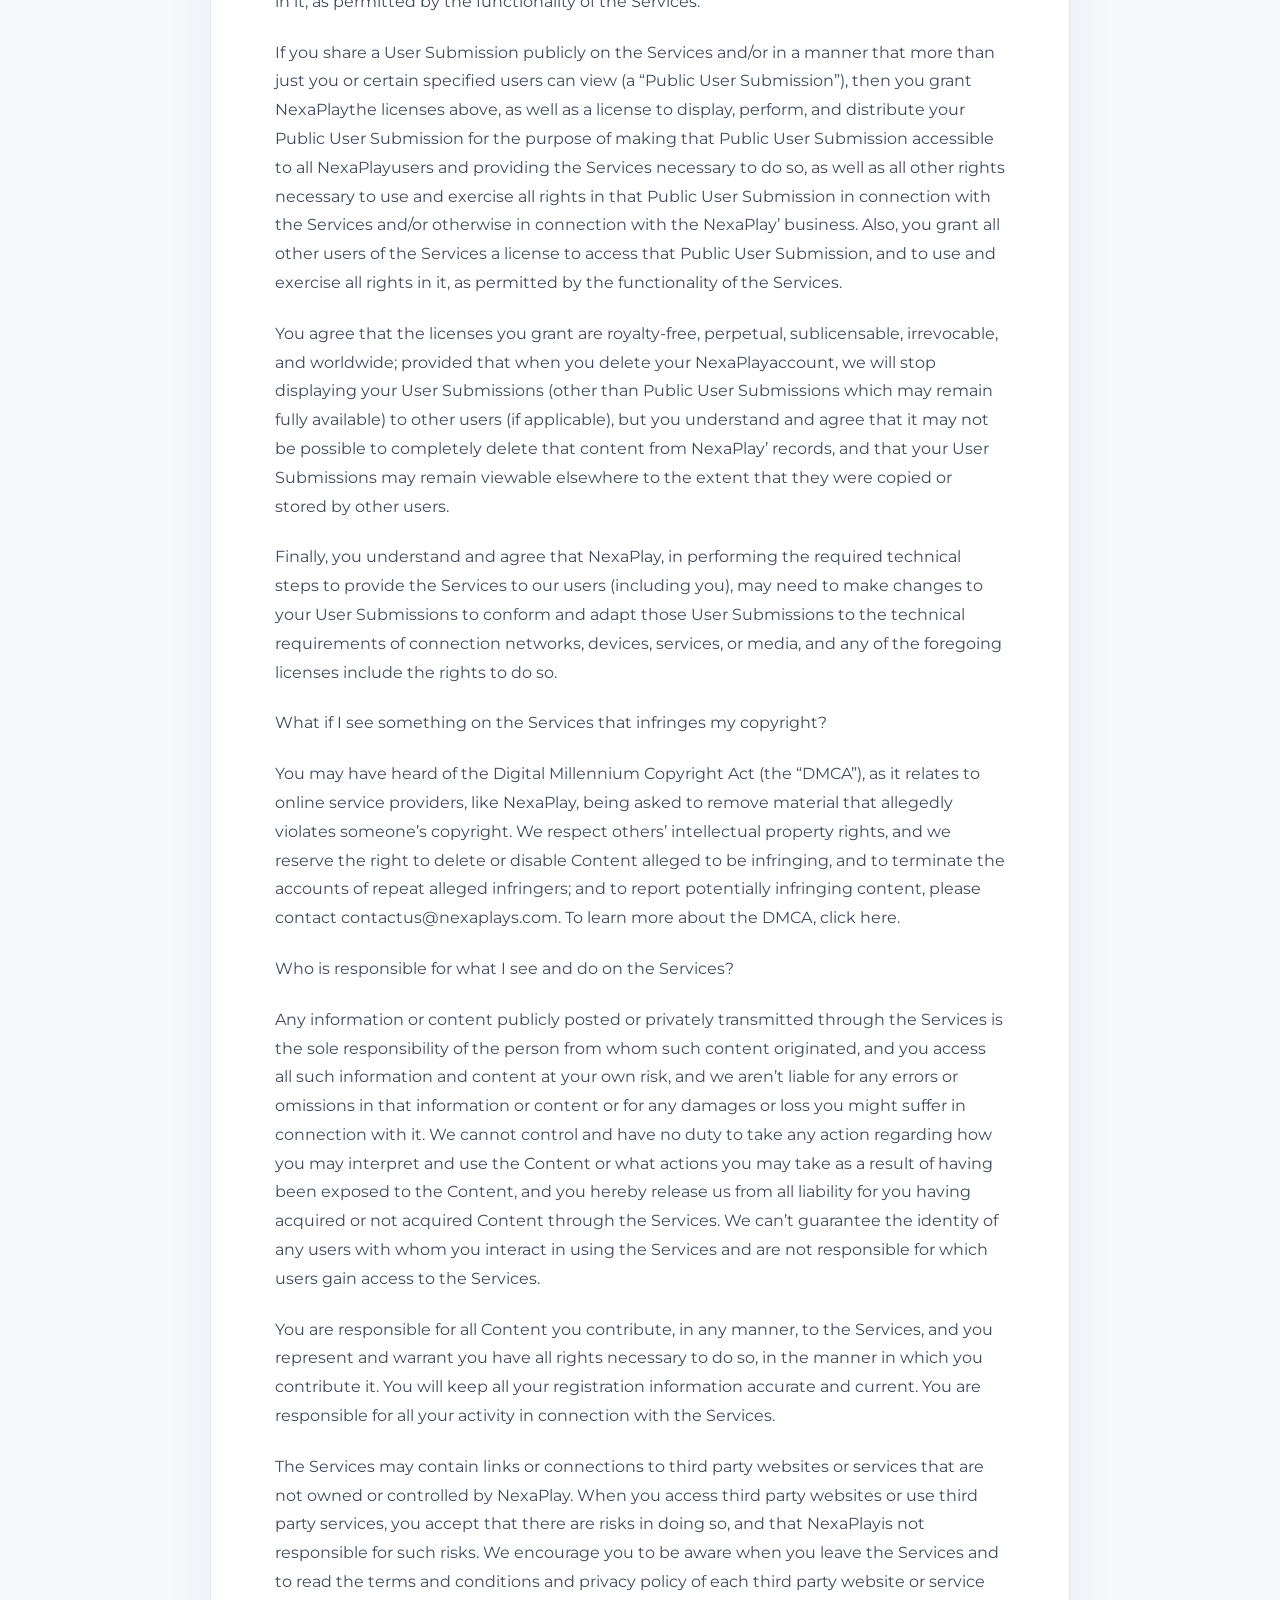
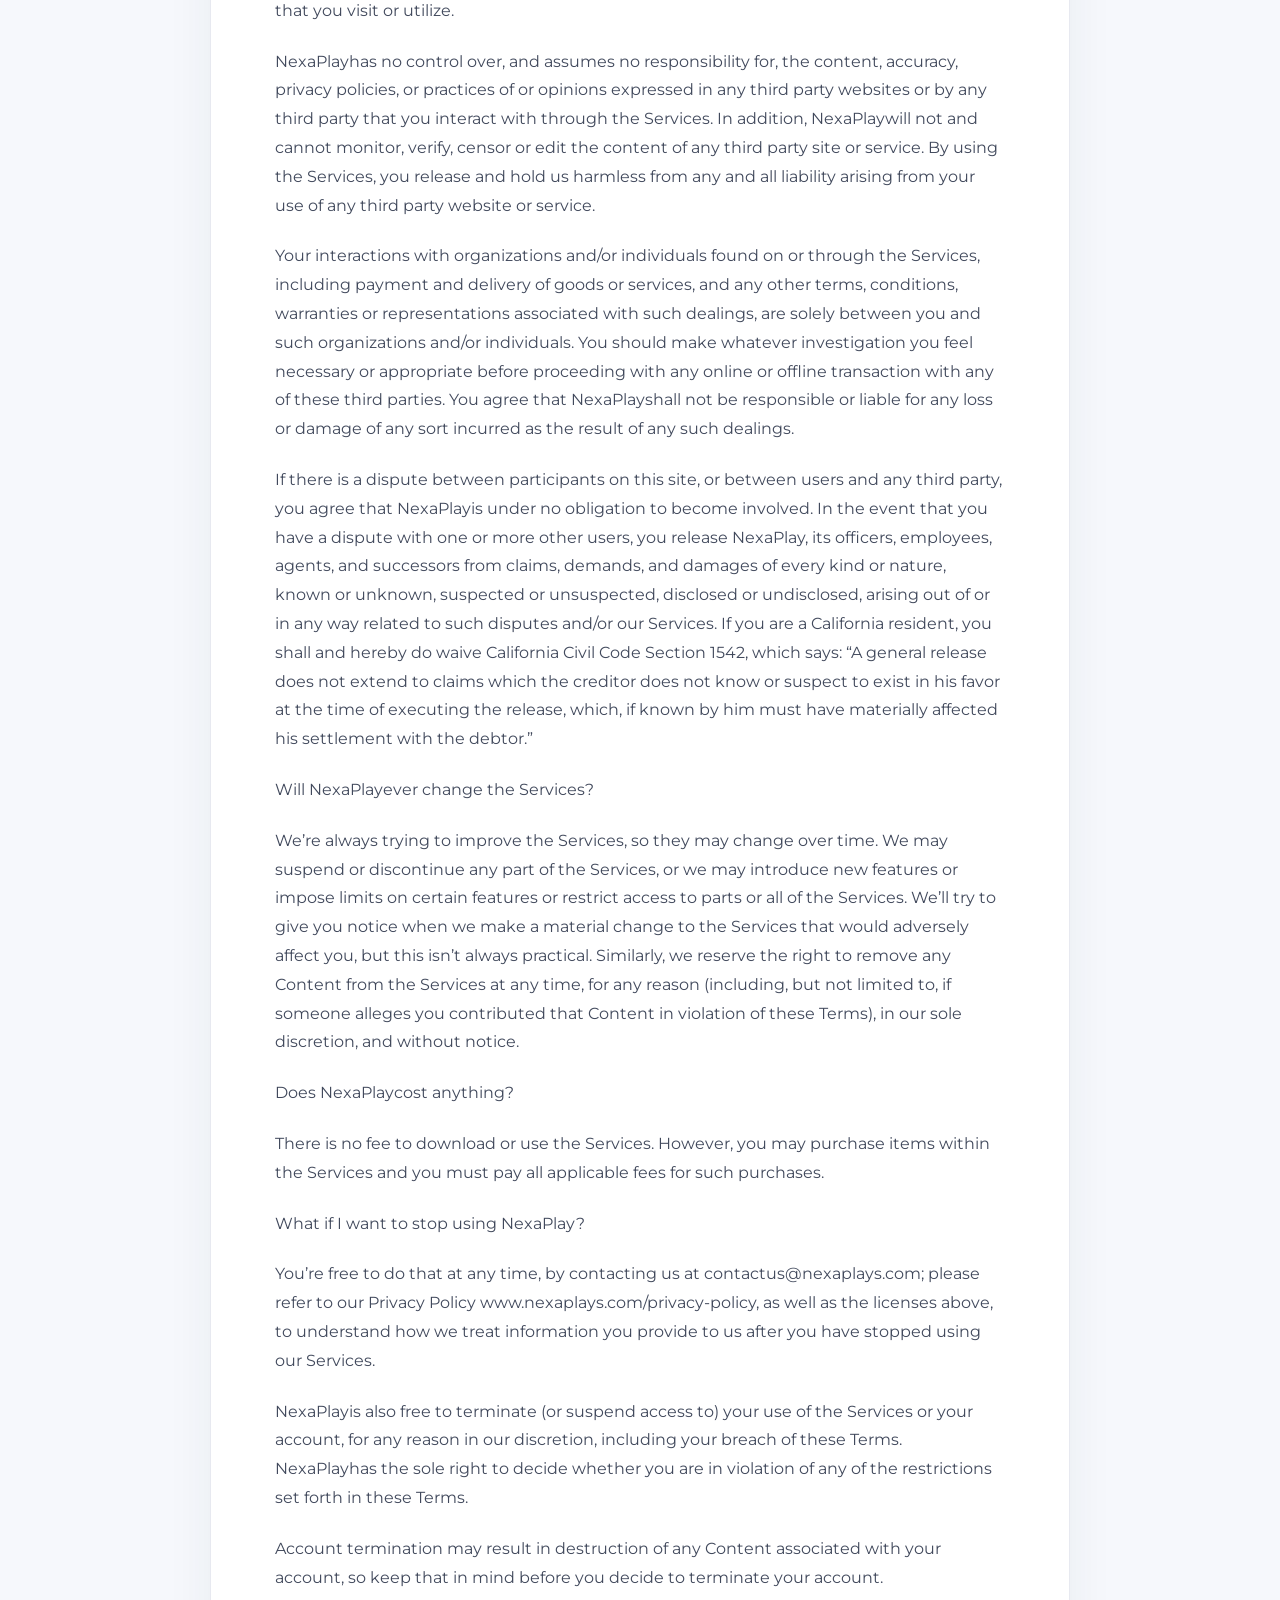
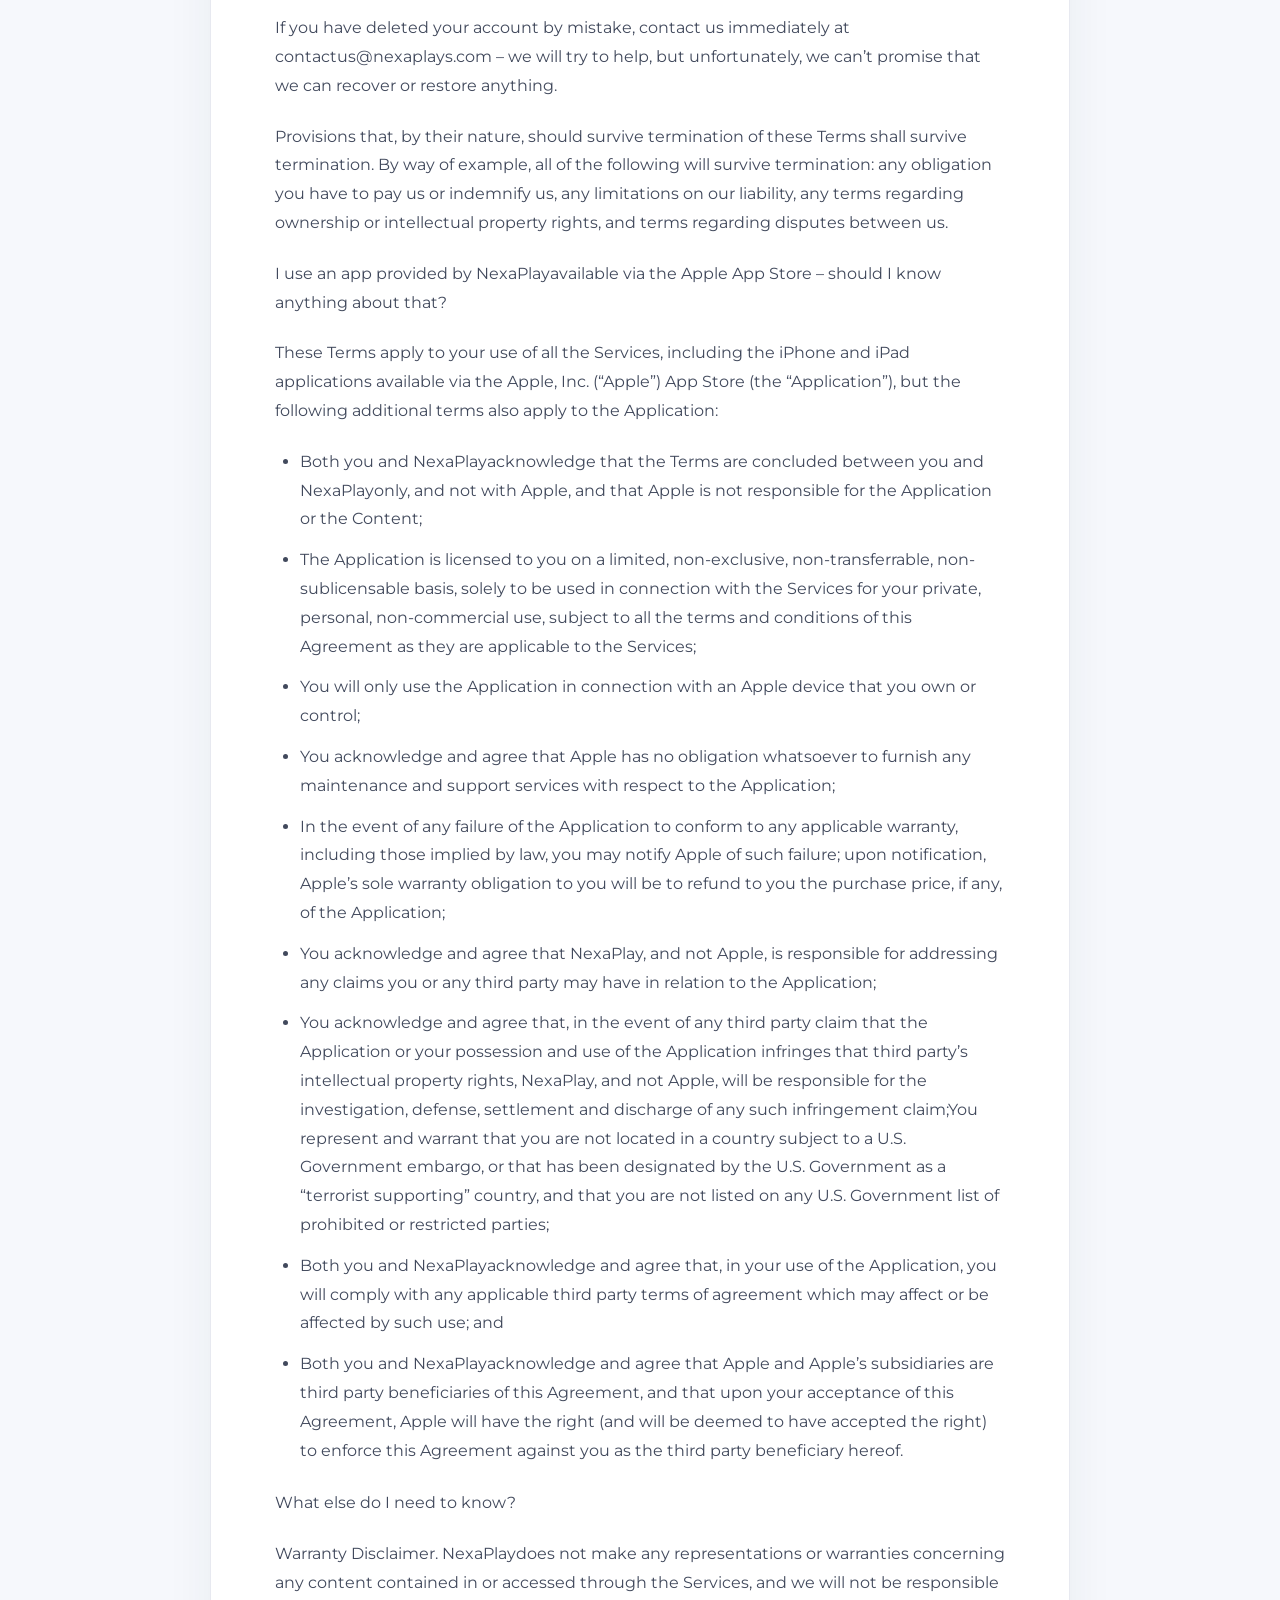
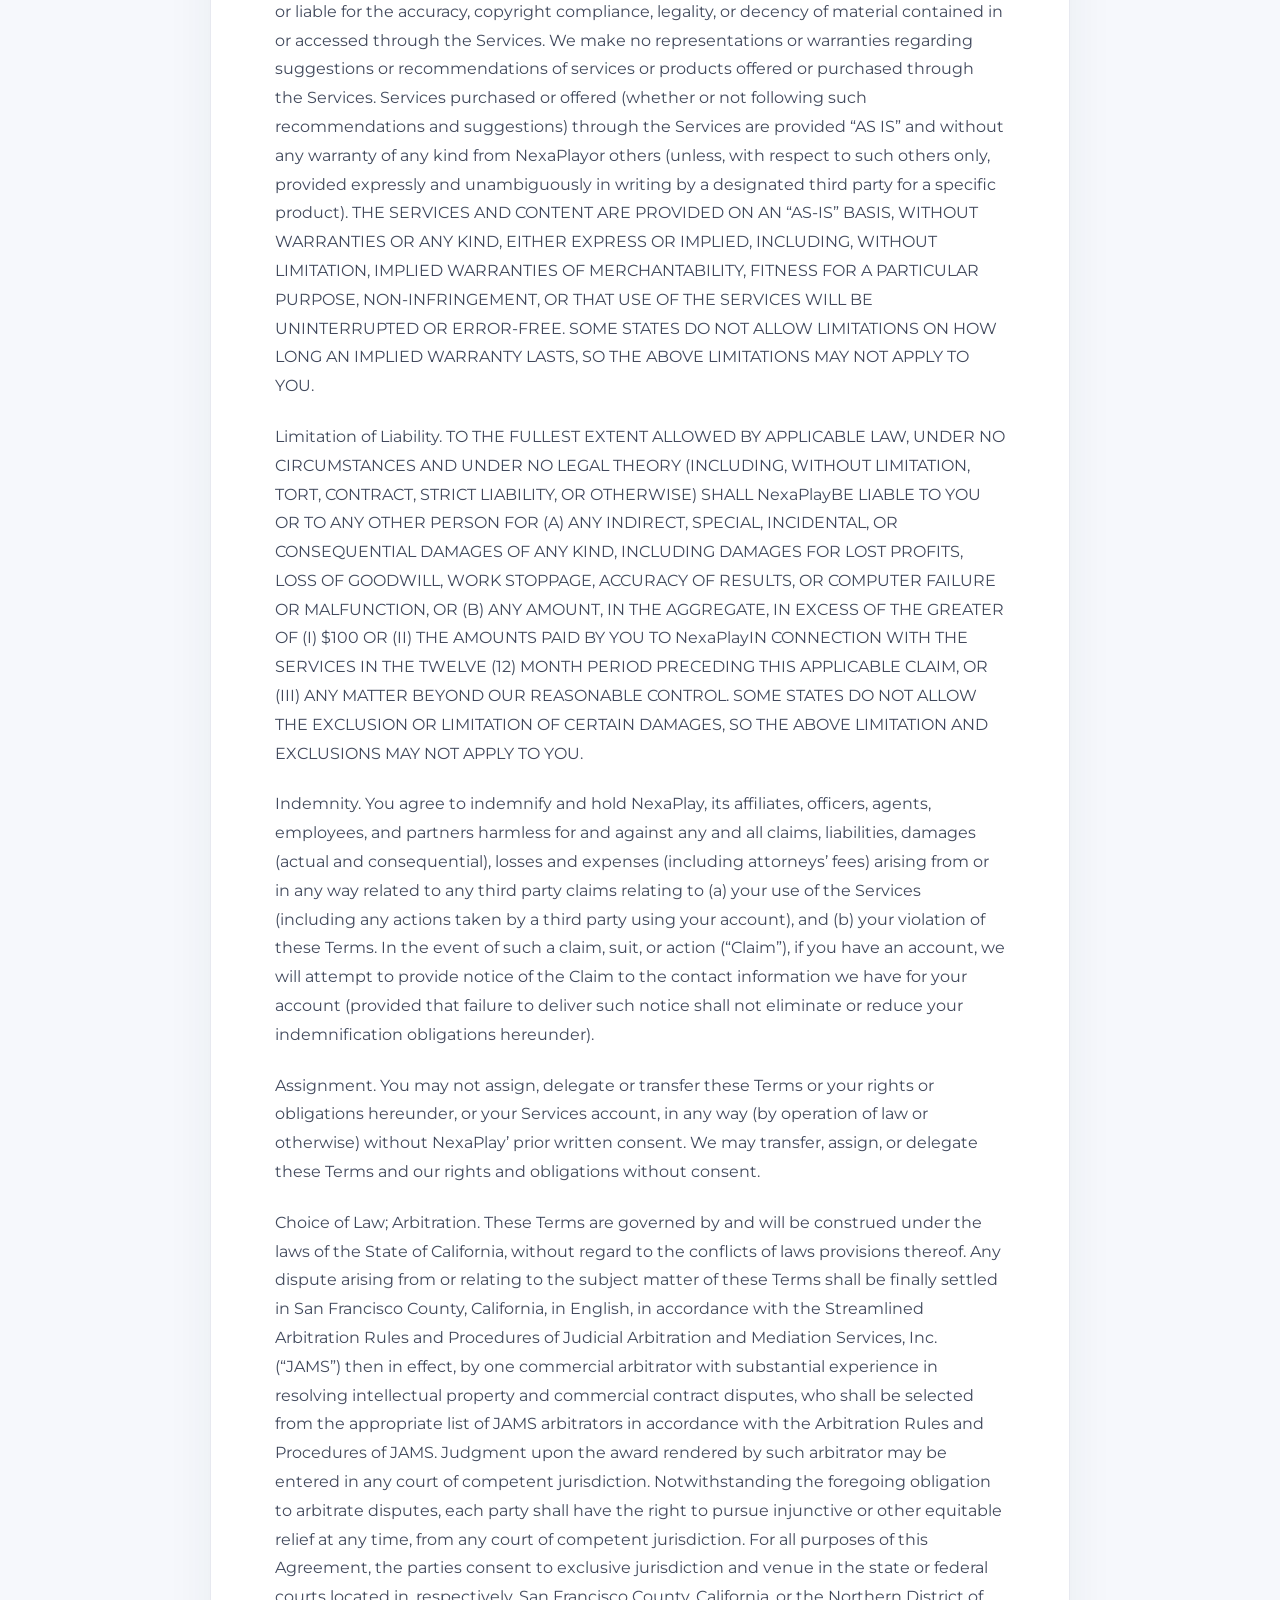
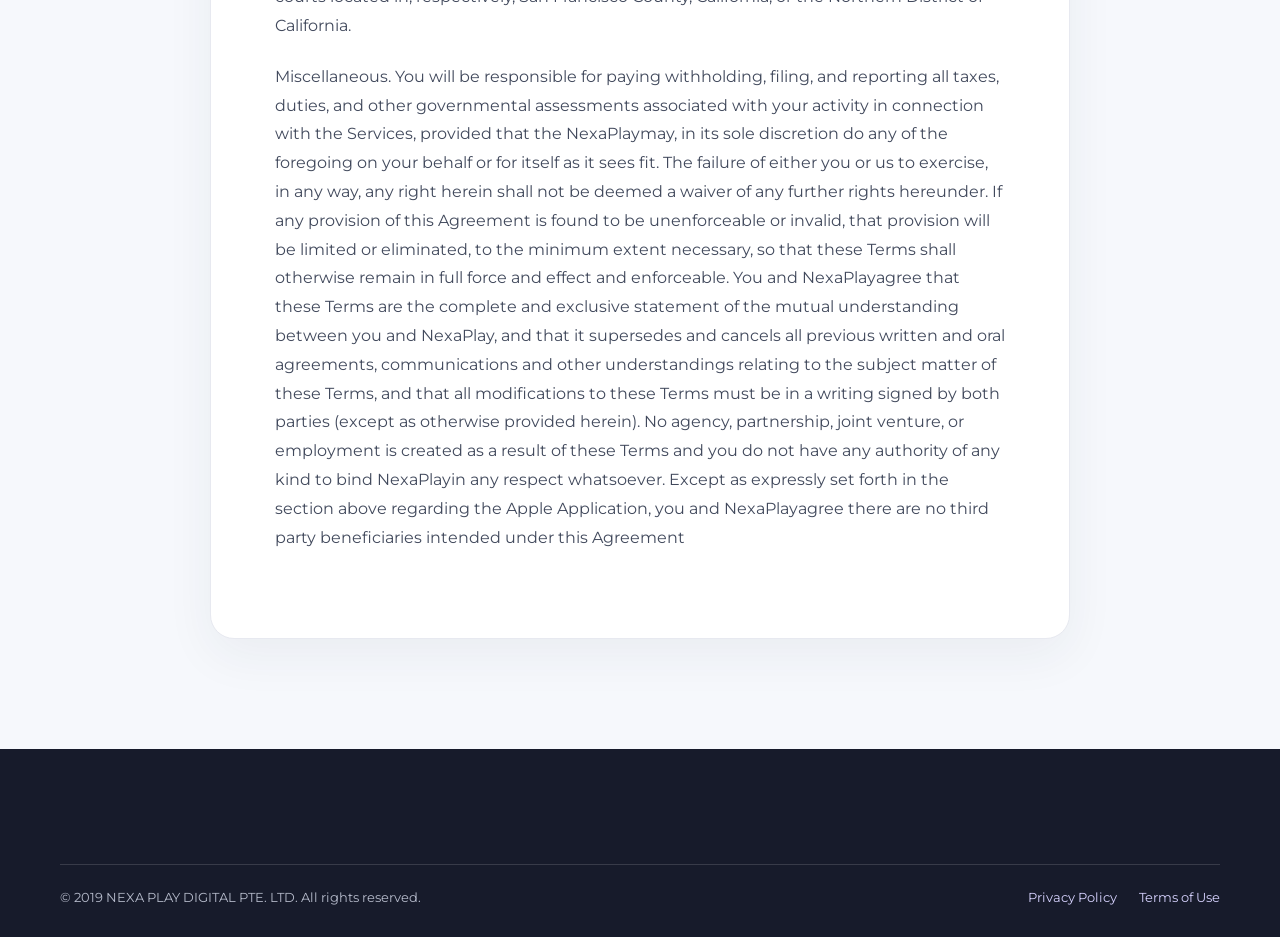
<file: teams-of-use/index.html>
<!doctype html>
<html lang="en">
<head>
<meta charset="utf-8" />
<meta name="viewport" content="width=device-width, initial-scale=1" />
<meta name="description" content="NexaPlay Terms of Use" />
<title>Terms of Use | NexaPlay</title>
<link rel="icon" href="../assets/favicon.svg" type="image/svg+xml" />
<link rel="preconnect" href="https://fonts.googleapis.com" />
<link rel="preconnect" href="https://fonts.gstatic.com" crossorigin />
<link href="https://fonts.googleapis.com/css2?family=Montserrat:wght@400;500;600;700;800&display=swap" rel="stylesheet" />
<link rel="stylesheet" href="../styles.css" />
</head>
<body>
<header class="site-header"><div class="container nav-wrap"><a class="brand" href="/" aria-label="NexaPlay home"><span class="brand-mark" aria-hidden="true"><span>N</span></span><span class="brand-name">NexaPlay</span></a><nav class="nav-links" aria-label="Main navigation"><a href="/">Home</a></nav></div></header>
<main class="legal-page"><article class="container legal-content"><h1>Terms of Use</h1><p>Terms Of Use</p>
<p>PLEASE NOTE THAT YOUR USE OF AND ACCESS TO OUR SERVICES (DEFINED BELOW) ARE SUBJECT TO THE FOLLOWING TERMS; IF YOU DO NOT AGREE TO ALL OF THE FOLLOWING, YOU MAY NOT USE OR ACCESS THE SERVICES IN ANY MANNER.</p>
<p>Terms of Use</p>
<p>Effective date: January 1, 2025</p>
<p>Welcome to NexaPlay. Please read on to learn the rules and restrictions that govern your use of our website(s), products, services and applications (the “Services”). If you have any questions, comments, or concerns regarding these terms or the Services, please contact us at:</p>
<p>contactus@nexaplays.com</p>
<p>These Terms of Use (the “Terms”) are a binding contract between you and NexaPlay(“NexaPlay,” “we” and “us”). You must agree to and accept all of the Terms, or you don’t have the right to use the Services. Your using the Services in any way means that you agree to all of these Terms, and these Terms will remain in effect while you use the Services. These Terms include the provisions in this document, as well as those in the NexaPlayPrivacy Policy www.NexaPlays.com/privacy-policy</p>
<p>Will these Terms ever change?</p>
<p>We are constantly trying to improve our Services, so these Terms may need to change along with the Services. We reserve the right to change the Terms at any time, but if we do, we will bring it to your attention by placing a notice on the nexaplays.com website, and/or by sending you an email and/or by some other means.</p>
<p>If you don’t agree with the new Terms, you are free to reject them; unfortunately, that means you will no longer be able to use the Services. If you use the Services in any way after a change to the Terms is effective, that means you agree to all of the changes.</p>
<p>Except for changes by us as described here, no other amendment or modification of these Terms will be effective unless in writing and signed by both you and us.</p>
<p>What about my privacy?</p>
<p>NexaPlaytakes the privacy of its users very seriously. For the current NexaPlayPrivacy Policy, please visit: www.nexaplays.com/privacy-policy</p>
<p>The Children&#x27;s Online Privacy Protection Act (&quot;COPPA&quot;) requires that online service providers obtain parental consent before they knowingly collect personally identifiable information online from children who are under 13. We do not knowingly collect or solicit personally identifiable information from children under 13; if you are a child under 13, please do not attempt to send any personal information about yourself to us. If we learn we have collected personal information from a child under 13, we will delete that information as quickly as possible. If you believe that a child under 13 may have provided us personal information, please contact us at contactus@nexaplays.com.</p>
<p>What are the basics of using NexaPlay?</p>
<p>You may be required to sign up for an account, and select a password and user name (&quot;NexaPlayUser ID”). You promise to provide us with accurate, complete, and updated registration information about yourself. You may not select as your NexaPlayUser ID a name that you don’t have the right to use, or another person’s name with the intent to impersonate that person. You may not transfer your account to anyone else without our prior written permission.</p>
<p>You represent and warrant that you are of legal age to form a binding contract (or if not, you’ve received your parent’s or guardian’s permission to use the Services and gotten your parent or guardian to agree to these Terms on your behalf). If you’re agreeing to these Terms on behalf of an organization or entity, you represent and warrant that you are authorized to agree to these Terms on that organization or entity’s behalf and bind them to these Terms (in which case, the references to “you” and “your” in these Terms, except for in this sentence, refer to that organization or entity).</p>
<p>You will only use the Services for your own internal, personal, non-commercial use, and not on behalf of or for the benefit of any third party, and only in a manner that complies with all laws that apply to you. If your use of the Services is prohibited by applicable laws, then you aren’t authorized to use the Services. We can’t and won’t be responsible for your using the Services in a way that breaks the law.</p>
<p>You will not share your account or password with anyone, and you must protect the security of your account and your password. You’re responsible for any activity associated with your account.</p>
<p>Your use of the Services is subject to the following additional restrictions:</p>
<p>You represent, warrant, and agree that you will not contribute any Content or User Submission (each of those terms is defined below) or otherwise use the Services or interact with the Services in a manner that:</p>
<ul>
<li>Infringes or violates the intellectual property rights or any other rights of anyone else (including NexaPlay);</li>
<li>Violates any law or regulation;</li>
<li>Is harmful, fraudulent, deceptive, threatening, harassing, defamatory, obscene, or otherwise objectionable;</li>
<li>Jeopardizes the security of your NexaPlayaccount or anyone else’s (such as allowing someone else to log on as you on the Services);</li>
<li>Attempts, in any manner, to obtain the password, account, or other security information from any other user;</li>
<li>Violates the security of any computer network, or cracks any passwords or security encryption codes;</li>
<li>Runs Maillist, Listserv, any form of auto-responder or “spam” on the Services, or any processes that run or are activated while you are not logged into the Services, or that otherwise interfere with the proper working of the Services (including by placing an unreasonable load on the Services’ infrastructure);</li>
<li>“Crawls,” “scrapes,” or “spiders” any page, data or portion of or relating to the Services or Content (through use of manual or automated means);</li>
<li>Copies or stores any significant portion of the Content and/or share, post or distribute any significant portion of the Content elsewhere;</li>
<li>Decompiles, reverse engineers, or otherwise attempts to obtain the source code or underlying ideas or information of or relating to the Services.</li>
</ul>
<p>A violation of any of the foregoing is grounds for termination of your right to use or access the Services.</p>
<p>What are my rights in NexaPlay?</p>
<p>The materials displayed or performed or available on or through the Services, including, but not limited to, text, graphics, data, articles, photos, images, illustrations, User Submissions, and so forth (all of the foregoing, the “Content”) are protected by copyright and/or other intellectual property laws. You promise to abide by all copyright notices, trademark rules, information, and restrictions contained in any Content you access through the Services, and you won’t use, copy, reproduce, modify, translate, publish, broadcast, transmit, distribute, perform, upload, display, license, sell or otherwise exploit for any purpose any Content not owned by you, (i) without the prior consent of the owner of that Content or (ii) in a way that violates someone else’s (including NexaPlay’) rights.</p>
<p>You understand that NexaPlayowns the Services. You won’t modify, publish, transmit, participate in the transfer or sale of, reproduce (except as expressly provided in this Section), creative derivative works based on, or otherwise exploit any of the Services.</p>
<p>The Services may allow you to copy or download certain Content; please remember that just because this functionality exists, doesn’t mean that all the restrictions above don’t apply—they do!</p>
<p>Do I have to grant any licenses to NexaPlayor to other users?</p>
<p>Anything you post, upload, share, store, or otherwise provide through the Services is your “User Submission.” Some User Submissions are viewable by other users. In order to display your User Submissions on the Services, and to allow other users to enjoy them (where applicable), you grant us certain rights in those User Submissions. Please note that all of the following licenses are subject to our Privacy Policy www.nexaplays.com/privacy-policy to the extent they relate to User Submissions that are also your personally-identifiable information.</p>
<p>For all User Submissions, you hereby grant NexaPlaya license to translate, modify (for technical purposes, for example making sure your content is viewable on an iPhone as well as a computer) and reproduce and otherwise act with respect to such User Submissions, in each case to enable us to operate the Services, as described in more detail below. This is a license only – your ownership in User Submissions is not affected.</p>
<p>If you store a User Submission in your own personal NexaPlayaccount, in a manner that is not viewable by any other user except you (a “Personal User Submission”), you grant NexaPlaythe license above, as well as a license to display, perform, and distribute your Personal User Submission for the sole purpose of making that Personal User Submission accessible to you and providing the Services necessary to do so.</p>
<p>If you share a User Submission only in a manner that only certain specified users can view (for example, a private message to one or more other users) (a “Limited Audience User Submission”), then you grant NexaPlaythe licenses above, as well as a license to display, perform, and distribute your Limited Audience User Submission for the sole purpose of making that Limited Audience User Submission accessible to such other specified users, and providing the Services necessary to do so. Also, you grant such other specified users a license to access that Limited Audience User Submission, and to use and exercise all rights in it, as permitted by the functionality of the Services.</p>
<p>If you share a User Submission publicly on the Services and/or in a manner that more than just you or certain specified users can view (a “Public User Submission”), then you grant NexaPlaythe licenses above, as well as a license to display, perform, and distribute your Public User Submission for the purpose of making that Public User Submission accessible to all NexaPlayusers and providing the Services necessary to do so, as well as all other rights necessary to use and exercise all rights in that Public User Submission in connection with the Services and/or otherwise in connection with the NexaPlay’ business. Also, you grant all other users of the Services a license to access that Public User Submission, and to use and exercise all rights in it, as permitted by the functionality of the Services.</p>
<p>You agree that the licenses you grant are royalty-free, perpetual, sublicensable, irrevocable, and worldwide; provided that when you delete your NexaPlayaccount, we will stop displaying your User Submissions (other than Public User Submissions which may remain fully available) to other users (if applicable), but you understand and agree that it may not be possible to completely delete that content from NexaPlay’ records, and that your User Submissions may remain viewable elsewhere to the extent that they were copied or stored by other users.</p>
<p>Finally, you understand and agree that NexaPlay, in performing the required technical steps to provide the Services to our users (including you), may need to make changes to your User Submissions to conform and adapt those User Submissions to the technical requirements of connection networks, devices, services, or media, and any of the foregoing licenses include the rights to do so.</p>
<p>What if I see something on the Services that infringes my copyright?</p>
<p>You may have heard of the Digital Millennium Copyright Act (the “DMCA”), as it relates to online service providers, like NexaPlay, being asked to remove material that allegedly violates someone’s copyright. We respect others’ intellectual property rights, and we reserve the right to delete or disable Content alleged to be infringing, and to terminate the accounts of repeat alleged infringers; and to report potentially infringing content, please contact contactus@nexaplays.com. To learn more about the DMCA, click here.</p>
<p>Who is responsible for what I see and do on the Services?</p>
<p>Any information or content publicly posted or privately transmitted through the Services is the sole responsibility of the person from whom such content originated, and you access all such information and content at your own risk, and we aren’t liable for any errors or omissions in that information or content or for any damages or loss you might suffer in connection with it. We cannot control and have no duty to take any action regarding how you may interpret and use the Content or what actions you may take as a result of having been exposed to the Content, and you hereby release us from all liability for you having acquired or not acquired Content through the Services. We can’t guarantee the identity of any users with whom you interact in using the Services and are not responsible for which users gain access to the Services.</p>
<p>You are responsible for all Content you contribute, in any manner, to the Services, and you represent and warrant you have all rights necessary to do so, in the manner in which you contribute it. You will keep all your registration information accurate and current. You are responsible for all your activity in connection with the Services.</p>
<p>The Services may contain links or connections to third party websites or services that are not owned or controlled by NexaPlay. When you access third party websites or use third party services, you accept that there are risks in doing so, and that NexaPlayis not responsible for such risks. We encourage you to be aware when you leave the Services and to read the terms and conditions and privacy policy of each third party website or service that you visit or utilize.</p>
<p>NexaPlayhas no control over, and assumes no responsibility for, the content, accuracy, privacy policies, or practices of or opinions expressed in any third party websites or by any third party that you interact with through the Services. In addition, NexaPlaywill not and cannot monitor, verify, censor or edit the content of any third party site or service. By using the Services, you release and hold us harmless from any and all liability arising from your use of any third party website or service.</p>
<p>Your interactions with organizations and/or individuals found on or through the Services, including payment and delivery of goods or services, and any other terms, conditions, warranties or representations associated with such dealings, are solely between you and such organizations and/or individuals. You should make whatever investigation you feel necessary or appropriate before proceeding with any online or offline transaction with any of these third parties. You agree that NexaPlayshall not be responsible or liable for any loss or damage of any sort incurred as the result of any such dealings.</p>
<p>If there is a dispute between participants on this site, or between users and any third party, you agree that NexaPlayis under no obligation to become involved. In the event that you have a dispute with one or more other users, you release NexaPlay, its officers, employees, agents, and successors from claims, demands, and damages of every kind or nature, known or unknown, suspected or unsuspected, disclosed or undisclosed, arising out of or in any way related to such disputes and/or our Services. If you are a California resident, you shall and hereby do waive California Civil Code Section 1542, which says: “A general release does not extend to claims which the creditor does not know or suspect to exist in his favor at the time of executing the release, which, if known by him must have materially affected his settlement with the debtor.”</p>
<p>Will NexaPlayever change the Services?</p>
<p>We’re always trying to improve the Services, so they may change over time. We may suspend or discontinue any part of the Services, or we may introduce new features or impose limits on certain features or restrict access to parts or all of the Services. We’ll try to give you notice when we make a material change to the Services that would adversely affect you, but this isn’t always practical. Similarly, we reserve the right to remove any Content from the Services at any time, for any reason (including, but not limited to, if someone alleges you contributed that Content in violation of these Terms), in our sole discretion, and without notice.</p>
<p>Does NexaPlaycost anything?</p>
<p>There is no fee to download or use the Services. However, you may purchase items within the Services and you must pay all applicable fees for such purchases.</p>
<p>What if I want to stop using NexaPlay?</p>
<p>You’re free to do that at any time, by contacting us at contactus@nexaplays.com; please refer to our Privacy Policy www.nexaplays.com/privacy-policy, as well as the licenses above, to understand how we treat information you provide to us after you have stopped using our Services.</p>
<p>NexaPlayis also free to terminate (or suspend access to) your use of the Services or your account, for any reason in our discretion, including your breach of these Terms. NexaPlayhas the sole right to decide whether you are in violation of any of the restrictions set forth in these Terms.</p>
<p>Account termination may result in destruction of any Content associated with your account, so keep that in mind before you decide to terminate your account.</p>
<p>If you have deleted your account by mistake, contact us immediately at contactus@nexaplays.com – we will try to help, but unfortunately, we can’t promise that we can recover or restore anything.</p>
<p>Provisions that, by their nature, should survive termination of these Terms shall survive termination. By way of example, all of the following will survive termination: any obligation you have to pay us or indemnify us, any limitations on our liability, any terms regarding ownership or intellectual property rights, and terms regarding disputes between us.</p>
<p>I use an app provided by NexaPlayavailable via the Apple App Store – should I know anything about that?</p>
<p>These Terms apply to your use of all the Services, including the iPhone and iPad applications available via the Apple, Inc. (“Apple”) App Store (the “Application”), but the following additional terms also apply to the Application:</p>
<ul>
<li>Both you and NexaPlayacknowledge that the Terms are concluded between you and NexaPlayonly, and not with Apple, and that Apple is not responsible for the Application or the Content;</li>
<li>The Application is licensed to you on a limited, non-exclusive, non-transferrable, non-sublicensable basis, solely to be used in connection with the Services for your private, personal, non-commercial use, subject to all the terms and conditions of this Agreement as they are applicable to the Services;</li>
<li>You will only use the Application in connection with an Apple device that you own or control;</li>
<li>You acknowledge and agree that Apple has no obligation whatsoever to furnish any maintenance and support services with respect to the Application;</li>
<li>In the event of any failure of the Application to conform to any applicable warranty, including those implied by law, you may notify Apple of such failure; upon notification, Apple’s sole warranty obligation to you will be to refund to you the purchase price, if any, of the Application;</li>
<li>You acknowledge and agree that NexaPlay, and not Apple, is responsible for addressing any claims you or any third party may have in relation to the Application;</li>
<li>You acknowledge and agree that, in the event of any third party claim that the Application or your possession and use of the Application infringes that third party’s intellectual property rights, NexaPlay, and not Apple, will be responsible for the investigation, defense, settlement and discharge of any such infringement claim;You represent and warrant that you are not located in a country subject to a U.S. Government embargo, or that has been designated by the U.S. Government as a “terrorist supporting” country, and that you are not listed on any U.S. Government list of prohibited or restricted parties;</li>
<li>Both you and NexaPlayacknowledge and agree that, in your use of the Application, you will comply with any applicable third party terms of agreement which may affect or be affected by such use; and</li>
<li>Both you and NexaPlayacknowledge and agree that Apple and Apple’s subsidiaries are third party beneficiaries of this Agreement, and that upon your acceptance of this Agreement, Apple will have the right (and will be deemed to have accepted the right) to enforce this Agreement against you as the third party beneficiary hereof.</li>
</ul>
<p>What else do I need to know?</p>
<p>Warranty Disclaimer. NexaPlaydoes not make any representations or warranties concerning any content contained in or accessed through the Services, and we will not be responsible or liable for the accuracy, copyright compliance, legality, or decency of material contained in or accessed through the Services. We make no representations or warranties regarding suggestions or recommendations of services or products offered or purchased through the Services. Services purchased or offered (whether or not following such recommendations and suggestions) through the Services are provided “AS IS” and without any warranty of any kind from NexaPlayor others (unless, with respect to such others only, provided expressly and unambiguously in writing by a designated third party for a specific product). THE SERVICES AND CONTENT ARE PROVIDED ON AN “AS-IS” BASIS, WITHOUT WARRANTIES OR ANY KIND, EITHER EXPRESS OR IMPLIED, INCLUDING, WITHOUT LIMITATION, IMPLIED WARRANTIES OF MERCHANTABILITY, FITNESS FOR A PARTICULAR PURPOSE, NON-INFRINGEMENT, OR THAT USE OF THE SERVICES WILL BE UNINTERRUPTED OR ERROR-FREE. SOME STATES DO NOT ALLOW LIMITATIONS ON HOW LONG AN IMPLIED WARRANTY LASTS, SO THE ABOVE LIMITATIONS MAY NOT APPLY TO YOU.</p>
<p>Limitation of Liability. TO THE FULLEST EXTENT ALLOWED BY APPLICABLE LAW, UNDER NO CIRCUMSTANCES AND UNDER NO LEGAL THEORY (INCLUDING, WITHOUT LIMITATION, TORT, CONTRACT, STRICT LIABILITY, OR OTHERWISE) SHALL NexaPlayBE LIABLE TO YOU OR TO ANY OTHER PERSON FOR (A) ANY INDIRECT, SPECIAL, INCIDENTAL, OR CONSEQUENTIAL DAMAGES OF ANY KIND, INCLUDING DAMAGES FOR LOST PROFITS, LOSS OF GOODWILL, WORK STOPPAGE, ACCURACY OF RESULTS, OR COMPUTER FAILURE OR MALFUNCTION, OR (B) ANY AMOUNT, IN THE AGGREGATE, IN EXCESS OF THE GREATER OF (I) $100 OR (II) THE AMOUNTS PAID BY YOU TO NexaPlayIN CONNECTION WITH THE SERVICES IN THE TWELVE (12) MONTH PERIOD PRECEDING THIS APPLICABLE CLAIM, OR (III) ANY MATTER BEYOND OUR REASONABLE CONTROL. SOME STATES DO NOT ALLOW THE EXCLUSION OR LIMITATION OF CERTAIN DAMAGES, SO THE ABOVE LIMITATION AND EXCLUSIONS MAY NOT APPLY TO YOU.</p>
<p>Indemnity. You agree to indemnify and hold NexaPlay, its affiliates, officers, agents, employees, and partners harmless for and against any and all claims, liabilities, damages (actual and consequential), losses and expenses (including attorneys’ fees) arising from or in any way related to any third party claims relating to (a) your use of the Services (including any actions taken by a third party using your account), and (b) your violation of these Terms. In the event of such a claim, suit, or action (“Claim”), if you have an account, we will attempt to provide notice of the Claim to the contact information we have for your account (provided that failure to deliver such notice shall not eliminate or reduce your indemnification obligations hereunder).</p>
<p>Assignment. You may not assign, delegate or transfer these Terms or your rights or obligations hereunder, or your Services account, in any way (by operation of law or otherwise) without NexaPlay’ prior written consent. We may transfer, assign, or delegate these Terms and our rights and obligations without consent.</p>
<p>Choice of Law; Arbitration. These Terms are governed by and will be construed under the laws of the State of California, without regard to the conflicts of laws provisions thereof. Any dispute arising from or relating to the subject matter of these Terms shall be finally settled in San Francisco County, California, in English, in accordance with the Streamlined Arbitration Rules and Procedures of Judicial Arbitration and Mediation Services, Inc. (“JAMS”) then in effect, by one commercial arbitrator with substantial experience in resolving intellectual property and commercial contract disputes, who shall be selected from the appropriate list of JAMS arbitrators in accordance with the Arbitration Rules and Procedures of JAMS. Judgment upon the award rendered by such arbitrator may be entered in any court of competent jurisdiction. Notwithstanding the foregoing obligation to arbitrate disputes, each party shall have the right to pursue injunctive or other equitable relief at any time, from any court of competent jurisdiction. For all purposes of this Agreement, the parties consent to exclusive jurisdiction and venue in the state or federal courts located in, respectively, San Francisco County, California, or the Northern District of California.</p>
<p>Miscellaneous. You will be responsible for paying withholding, filing, and reporting all taxes, duties, and other governmental assessments associated with your activity in connection with the Services, provided that the NexaPlaymay, in its sole discretion do any of the foregoing on your behalf or for itself as it sees fit. The failure of either you or us to exercise, in any way, any right herein shall not be deemed a waiver of any further rights hereunder. If any provision of this Agreement is found to be unenforceable or invalid, that provision will be limited or eliminated, to the minimum extent necessary, so that these Terms shall otherwise remain in full force and effect and enforceable. You and NexaPlayagree that these Terms are the complete and exclusive statement of the mutual understanding between you and NexaPlay, and that it supersedes and cancels all previous written and oral agreements, communications and other understandings relating to the subject matter of these Terms, and that all modifications to these Terms must be in a writing signed by both parties (except as otherwise provided herein). No agency, partnership, joint venture, or employment is created as a result of these Terms and you do not have any authority of any kind to bind NexaPlayin any respect whatsoever. Except as expressly set forth in the section above regarding the Apple Application, you and NexaPlayagree there are no third party beneficiaries intended under this Agreement</p></article></main>
<footer class="site-footer"><div class="container footer-bottom"><span>© 2019 NEXA PLAY DIGITAL PTE. LTD. All rights reserved.</span><nav class="legal-links" aria-label="Legal information"><a href="/privacy-policy/">Privacy Policy</a><a href="/teams-of-use/">Terms of Use</a></nav></div></footer>
</body>
</html>
</file>
<file: styles.css>
:root {
  --bg: #ffffff;
  --surface: #f6f8fc;
  --text: #151a29;
  --muted: #667085;
  --primary: #6257e8;
  --primary-2: #7d6cf5;
  --accent: #6ad7cf;
  --dark: #171b2b;
  --line: #e7e9f0;
  --shadow: 0 24px 60px rgba(31, 35, 65, .12);
  --radius: 26px;
}
* { box-sizing: border-box; }
html { scroll-behavior: smooth; }
body {
  margin: 0;
  font-family: 'Montserrat', Arial, sans-serif;
  color: var(--text);
  background: var(--bg);
  line-height: 1.65;
  overflow-x: hidden;
}
a { color: inherit; text-decoration: none; }
.container { width: min(1160px, calc(100% - 42px)); margin: 0 auto; }
.site-header {
  position: sticky; top: 0; z-index: 50;
  background: rgba(255,255,255,.88);
  backdrop-filter: blur(16px);
  border-bottom: 1px solid rgba(231,233,240,.8);
}
.nav-wrap { height: 82px; display: flex; align-items: center; justify-content: space-between; }
.brand { display: inline-flex; align-items: center; gap: 12px; font-weight: 800; }
.brand-mark {
  width: 42px; height: 42px; border-radius: 13px;
  display: grid; place-items: center;
  background: linear-gradient(135deg, var(--primary), #8f83ff);
  box-shadow: 0 10px 24px rgba(98,87,232,.28);
  color: white; transform: rotate(-7deg);
}
.brand-mark span { transform: rotate(7deg); font-size: 21px; }
.brand-name { font-size: 24px; letter-spacing: -.8px; }
.nav-links { display: flex; gap: 30px; align-items: center; font-size: 14px; font-weight: 600; color: #444b5f; }
.nav-links a { transition: .2s ease; }
.nav-links a:hover { color: var(--primary); }
.menu-toggle { display: none; border: 0; background: none; padding: 8px; }
.menu-toggle span { display:block; width:25px; height:2px; margin:5px; background:var(--text); }
.hero {
  min-height: 690px; position: relative; display: flex; align-items: center;
  background: linear-gradient(180deg, #fbfbff 0%, #f5f7ff 100%);
  overflow: hidden;
}
.hero-inner { display: grid; grid-template-columns: 1.02fr .98fr; align-items: center; gap: 70px; position: relative; z-index: 2; }
.eyebrow { color: var(--primary); font-size: 12px; letter-spacing: 2.3px; font-weight: 800; }
.hero h1 { margin: 14px 0 18px; font-size: clamp(52px, 6vw, 82px); line-height: .98; letter-spacing: -4px; font-weight: 800; }
.hero h1 span, h2 span { color: var(--primary); }
.hero-copy p { max-width: 590px; color: var(--muted); font-size: 18px; margin-bottom: 32px; }
.primary-btn {
  display: inline-flex; padding: 14px 22px; border-radius: 999px; color: white; font-weight: 700; font-size: 14px;
  background: linear-gradient(135deg, var(--primary), var(--primary-2));
  box-shadow: 0 12px 30px rgba(98,87,232,.28);
}
.hero-visual { height: 450px; position: relative; perspective: 1200px; }
.game-card { position: absolute; width: 310px; height: 390px; border-radius: 34px; left: 50%; top: 50%; box-shadow: var(--shadow); }
.card-back { background: #badff5; transform: translate(-35%,-55%) rotate(14deg); opacity: .62; }
.card-mid { background: #b7f0d9; transform: translate(-58%,-48%) rotate(-10deg); opacity: .78; }
.card-main {
  transform: translate(-48%,-50%) rotate(2deg); overflow:hidden;
  background: linear-gradient(145deg,#6659eb 0%,#8d78ff 55%,#6ad7cf 140%);
  display:flex; flex-direction:column; justify-content:flex-end; padding:30px; color:white;
}
.pixel-grid { position:absolute; inset:0; opacity:.17; background-image: linear-gradient(rgba(255,255,255,.35) 1px, transparent 1px), linear-gradient(90deg,rgba(255,255,255,.35) 1px,transparent 1px); background-size:34px 34px; }
.controller-icon { position:absolute; top:58px; left:50%; transform:translateX(-50%); width:120px; height:120px; border-radius:32px; background:rgba(255,255,255,.18); display:grid; place-items:center; font-size:58px; border:1px solid rgba(255,255,255,.35); }
.card-logo { position:relative; font-size:33px; line-height:1; font-weight:800; letter-spacing:-1.5px; }
.card-logo span { display:block; font-size:14px; letter-spacing:5px; margin-top:10px; opacity:.9; }
.hero-orb { position:absolute; border-radius:50%; filter:blur(1px); opacity:.65; }
.hero-orb-one { width:320px; height:320px; right:-80px; top:70px; background:radial-gradient(circle at 30% 30%,#c7f9eb,#9ca8ff); }
.hero-orb-two { width:210px; height:210px; left:-100px; bottom:-60px; background:radial-gradient(circle at 30% 30%,#ddd8ff,#a3eef0); }
.section { padding: 112px 0; }
.split { display:grid; grid-template-columns:.8fr 1.2fr; gap:90px; align-items:start; }
h2 { margin: 8px 0 0; font-size: clamp(42px, 5vw, 64px); line-height:1.05; letter-spacing:-2.5px; }
.body-copy { color:var(--muted); font-size:17px; }
.body-copy p:first-child { margin-top:0; }
.vision { padding: 30px 0 85px; }
.vision-card {
  padding: 86px 95px; border-radius: 38px; color:white; text-align:center; position:relative; overflow:hidden;
  background: linear-gradient(135deg,#5750dc,#796bed 56%,#51bfc1 130%);
  box-shadow: 0 30px 80px rgba(73,72,170,.22);
}
.vision-card::before { content:""; position:absolute; width:260px; height:260px; background:rgba(255,255,255,.08); border-radius:50%; top:-130px; left:-65px; }
.vision-icon { width:66px; height:66px; margin:0 auto 12px; display:grid; place-items:center; border:1px solid rgba(255,255,255,.32); background:rgba(255,255,255,.12); border-radius:22px; font-size:32px; }
.eyebrow.light { color: #dcd8ff; }
.vision h2 { margin-top:10px; }
.vision p { max-width:780px; margin:24px auto 0; font-size:19px; color:#f1f0ff; }
.center-heading { text-align:center; margin-bottom:52px; }
.values { background:#fff; }
.values-grid { display:grid; grid-template-columns:repeat(3,1fr); gap:24px; }
.value-card { padding:38px 30px; border:1px solid var(--line); border-radius:var(--radius); background:white; min-height:320px; box-shadow:0 16px 50px rgba(40,46,75,.06); }
.value-image { width:100%; aspect-ratio: 16 / 10; object-fit:cover; display:block; border-radius:16px; margin-bottom:24px; }
.value-icon { width:70px; height:70px; border-radius:22px; display:grid; place-items:center; margin-bottom:25px; font-size:28px; }
.player-icon { background:#f0eeff; color:#685ae7; }
.quality-icon { background:#e9fbf8; color:#3ebcb4; }
.creative-icon { background:#fff1e7; color:#f29958; }
.value-card h3 { font-size:22px; margin:0 0 12px; }
.value-card p { color:var(--muted); margin:0; font-size:15px; }
.games { background:var(--surface); }
.coming-soon { height:310px; border-radius:32px; border:1px dashed #ccd0dd; display:grid; place-items:center; align-content:center; gap:16px; background:white; }
.coming-mark { width:84px; height:84px; border-radius:26px; background:linear-gradient(135deg,var(--primary),#8d7eff); color:white; display:grid; place-items:center; font-size:42px; font-weight:800; box-shadow:0 16px 35px rgba(98,87,232,.24); }
.coming-soon p { color:var(--muted); font-weight:600; }
.partner-grid { display:grid; grid-template-columns:repeat(4,1fr); gap:18px; }
.partner-logo { min-height:112px; border:1px solid var(--line); border-radius:20px; display:grid; place-items:center; font-size:19px; font-weight:800; color:#5e6575; background:white; }
.partner-logo img { display:block; max-width:75%; max-height:72px; width:auto; height:auto; object-fit:contain; }
.asset-note { text-align:center; color:#98a0b3; font-size:12px; margin-top:18px; }
.site-footer { padding:70px 0 28px; background:var(--dark); color:white; }
.footer-grid { display:grid; grid-template-columns:1fr 1.55fr .55fr; gap:50px; align-items:start; }
.footer-brand .brand-name { color:white; }
.company-name { color:#b6bbcb; font-size:12px; margin-top:22px; }
.footer-contact { color:#b6bbcb; font-size:13px; }
.footer-contact strong { color:white; }
.footer-contact a { color:#d7d3ff; }
.socials { display:flex; justify-content:flex-end; gap:10px; }
.socials a { width:38px; height:38px; border-radius:12px; border:1px solid rgba(255,255,255,.18); display:grid; place-items:center; color:white; }
.footer-bottom { display:flex; justify-content:space-between; align-items:center; flex-wrap:wrap; gap:12px 28px; border-top:1px solid rgba(255,255,255,.14); margin-top:45px; padding-top:22px; color:#b6bbcb; font-size:13px; }
.legal-links { display:flex; flex-wrap:wrap; gap:12px 22px; }
.legal-links a { color:#d7d3ff; }
.legal-links a:hover, .legal-links a:focus-visible { text-decoration:underline; }
.legal-page { background:#f6f8fc; padding:72px 0 110px; }
.legal-content { max-width:860px; background:white; border:1px solid var(--line); border-radius:24px; padding:clamp(24px,5vw,64px); box-shadow:0 16px 50px rgba(40,46,75,.06); }
.legal-content h1 { font-size:clamp(32px,5vw,52px); line-height:1.15; letter-spacing:-1.5px; margin:0 0 30px; }
.legal-content p, .legal-content li { font-size:16px; line-height:1.8; color:#41495c; overflow-wrap:anywhere; }
.legal-content p { margin:0 0 22px; }
.legal-content ul { padding-left:25px; margin:0 0 24px; }
.legal-content li { margin:0 0 12px; }
.copyright { border-top:1px solid rgba(255,255,255,.1); margin-top:50px; padding-top:24px; color:#7f879a; font-size:12px; }
.reveal { opacity:0; transform:translateY(18px); transition: opacity .65s ease, transform .65s ease; }
.reveal.visible { opacity:1; transform:none; }
@media (max-width: 900px) {
  .nav-links { position:absolute; left:0; right:0; top:82px; display:none; flex-direction:column; padding:24px; background:white; border-bottom:1px solid var(--line); }
  .nav-links.open { display:flex; }
  .menu-toggle { display:block; }
  .hero { padding:80px 0; }
  .hero-inner, .split { grid-template-columns:1fr; gap:45px; }
  .hero h1 { letter-spacing:-2.5px; }
  .hero-visual { height:390px; }
  .values-grid, .partner-grid { grid-template-columns:1fr 1fr; }
  .vision-card { padding:68px 35px; }
  .footer-grid { grid-template-columns:1fr; gap:26px; }
  .socials { justify-content:flex-start; }
}
@media (max-width: 560px) {
  .container { width:min(100% - 28px,1160px); }
  .section { padding:82px 0; }
  .hero { min-height:auto; padding-top:60px; }
  .hero h1 { font-size:48px; }
  .hero-copy p { font-size:16px; }
  .hero-visual { height:340px; }
  .game-card { width:235px; height:300px; border-radius:27px; }
  .values-grid, .partner-grid { grid-template-columns:1fr; }
  h2 { font-size:40px; }
  .vision-card { border-radius:28px; padding:55px 24px; }
}
</file>
